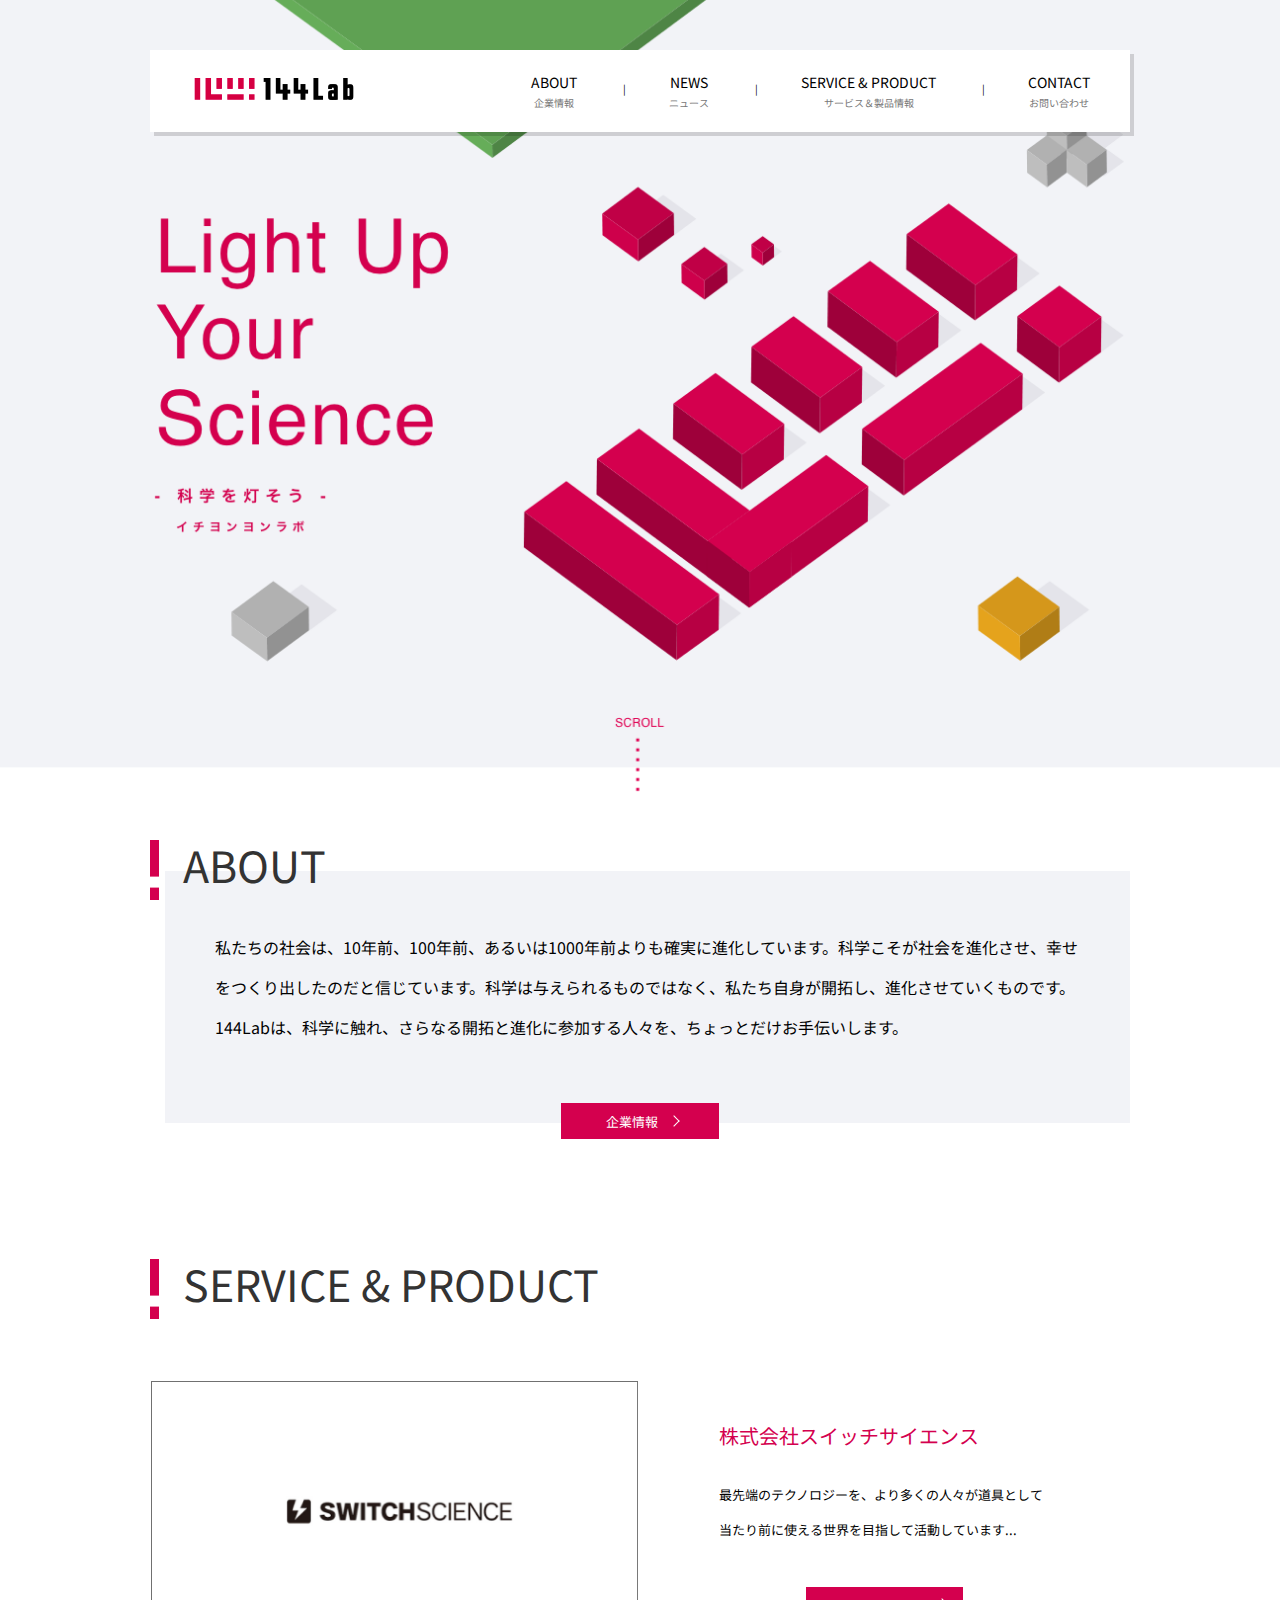
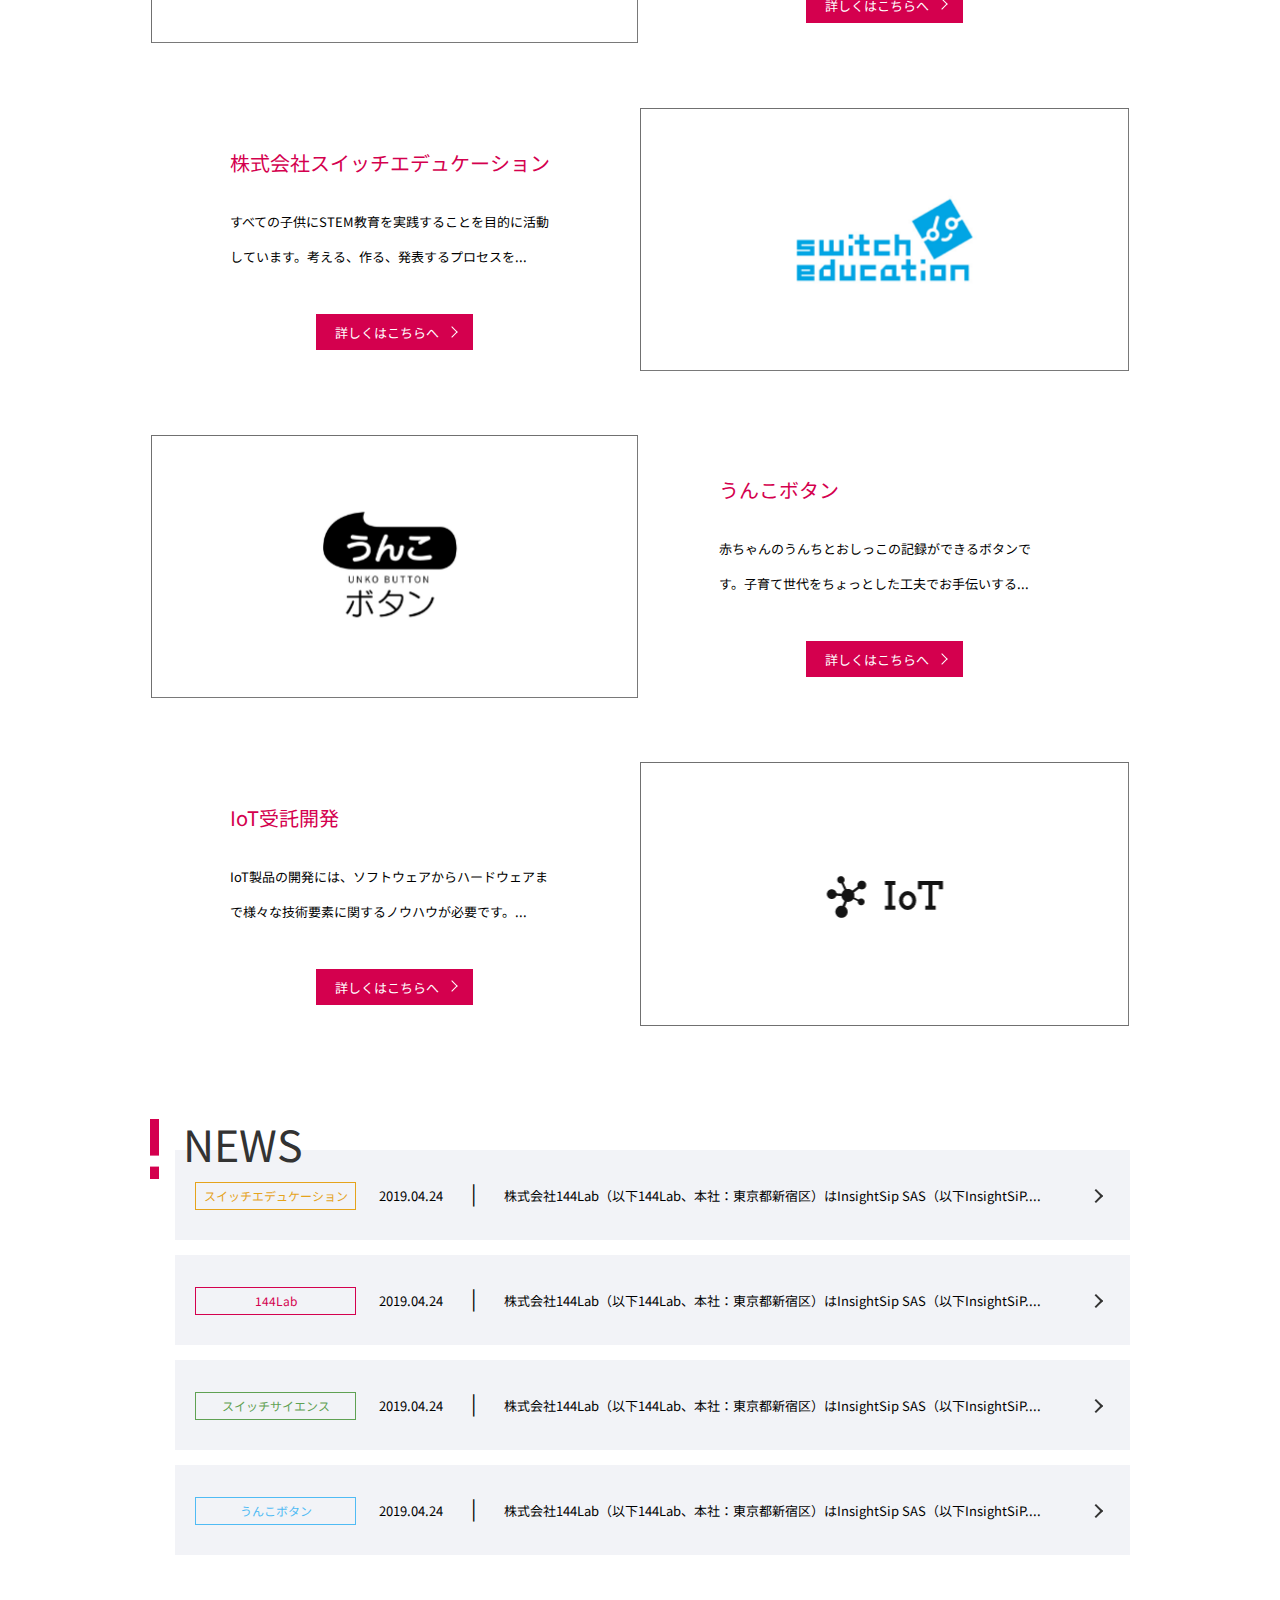
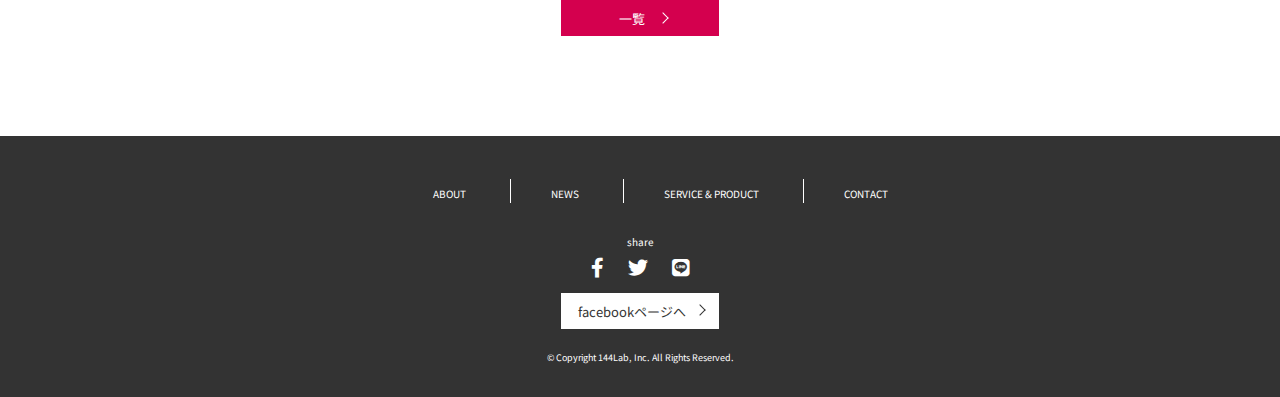
<file: index.html>
<!DOCTYPE html>
<html>
  <head>
    <meta charset="utf-8">
    <meta name="viewport" content="width=device-width, initial-scale=1.0, maximum-scale=1.0, minimum-scale=1.0">
    <title>144Lab</title>
    <link rel="stylesheet" href="normalize.css">
    <link rel="stylesheet" href="stylesheet.css">
    <link rel="stylesheet" href="responsive.css">
    <link href="https://use.fontawesome.com/releases/v5.6.1/css/all.css" rel="stylesheet">
    <link href="https://fonts.googleapis.com/css?family=Noto+Sans+JP&display=swap" rel="stylesheet">
    <script src="https://ajax.googleapis.com/ajax/libs/jquery/2.1.4/jquery.min.js"></script>
  </head>
  <body>
    <div class="top-wrapper">
      <div class="container">
        <div class="header">
          <h1 class="header__title"><a href="index.html"><img src="image/logo.png"></a></h1>
          <nav class="nav">
            <ul class="nav__list">
              <li class="nav__item">
                <a class="nav__item-btn" href="about.html">
                  <span class="nav__item-en">ABOUT</span><br>
                  <span class="nav__item-jp">企業情報</span>
                </a>
              </li>
              <li class="nav__item">
                <a class="nav__item-btn" href="news.html">
                  <span class="nav__item-en">NEWS</span><br>
                  <span class="nav__item-jp">ニュース</span>
                </a>
              </li>
              <li class="nav__item">
                <a class="nav__item-btn" href="service.html">
                  <span class="nav__item-en">SERVICE & PRODUCT</span><br>
                  <span class="nav__item-jp">サービス＆製品情報</span>
                </a>
              </li>
              <li class="nav__item">
                <a class="nav__item-btn" href="contact.html">
                  <span class="nav__item-en">CONTACT</span><br>
                  <span class="nav__item-jp">お問い合わせ</span>
                </a>
              </li>
            </ul>
          </nav>
        </div>
      </div>
    </div>
    <div class="middle-wrapper">
      <div class="container">
        <div class="about">
          <div class="head--overlap">
            <img class="img-exclamation" src="image/exclamation_mark.png">
            <a class="head__title">ABOUT</a>
          </div>
          <div class="about__description">
            <p>私たちの社会は、10年前、100年前、あるいは1000年前よりも確実に進化しています。科学こそが社会を進化させ、幸せをつくり出したのだと信じています。科学は与えられるものではなく、私たち自身が開拓し、進化させていくものです。144Labは、科学に触れ、さらなる開拓と進化に参加する人々を、ちょっとだけお手伝いします。</p>
          </div>
          <div class="about__foot">
            <a href="about.html" class="btn-arrow btn--pink move-to-about"><span class="btn-character--white">企業情報</span></a>
          </div>
        </div>
        <div class="service">
        <div class="service-head">
            <img class="img-exclamation" src="image/exclamation_mark.png">
            <a class="head__title">SERVICE & PRODUCT</a>
          </div>
          <table class="service__table">
            <tr class="service__table-row">
              <td><img class="service__img" src="image/service1.png"></td>
              <td class="service__table-content">
                <p class="service__content-title">株式会社スイッチサイエンス</p>
                <p class="service__content-description">最先端のテクノロジーを、より多くの人々が道具として当たり前に使える世界を目指して活動しています...</p>
                <div class="service__content-foot">
                  <a href="service.html" class="btn-arrow btn--pink move-to-service"><span class="btn-character--white">詳しくはこちらへ</span></a>
                </div>
              </td>
            </tr>
            <tr class="service__table-row">
              <td class="service__table-content">
                <p class="service__content-title">株式会社スイッチエデュケーション</p>
                <p class="service__content-description">すべての子供にSTEM教育を実践することを目的に活動しています。考える、作る、発表するプロセスを...</p>
                <div class="service__content-foot">
                    <a href="service.html" class="btn-arrow btn--pink move-to-service"><span class="btn-character--white">詳しくはこちらへ</span></a>
                </div>
                </td>
              <td><img class="service__img" src="image/service2.png"></td>
            </tr>
            <tr class="service__table-row">
              <td><img class="service__img" src="image/service3.png"></td>
              <td class="service__table-content">
                <p class="service__content-title">うんこボタン</p>
                <p class="service__content-description">赤ちゃんのうんちとおしっこの記録ができるボタンです。子育て世代をちょっとした工夫でお手伝いする...</p>
                <div class="service__content-foot">
                  <a href="service.html" class="btn-arrow btn--pink move-to-service"><span class="btn-character--white">詳しくはこちらへ</span></a>
                </div>
              </td>
            </tr>
            <tr class="service__table-row">
              <td class="service__table-content">
                <p class="service__content-title">IoT受託開発</p>
                <p class="service__content-description">IoT製品の開発には、ソフトウェアからハードウェアまで様々な技術要素に関するノウハウが必要です。...</p>
                <div class="service__content-foot">
                    <a href="service.html" class="btn-arrow btn--pink move-to-service"><span class="btn-character--white">詳しくはこちらへ</span></a>
                </div>
                </td>
                <td><img class="service__img" src="image/service4.png"></td>
              </tr>
            </table>

        </div>
        <div class="news">
          <div class="head--overlap">
            <img class="img-exclamation" src="image/exclamation_mark.png">
            <a class="head__title">NEWS</a>
          </div>
          <div class="news__items">
            <div class="news__item box-arrow">
              <div class="news__description news__table">
                <a class="news__box news__box--orange">スイッチエデュケーション</a>
                <a class="news__description-date">2019.04.24</a>
                <a class="news__description-border">|</a>
                <a class="news__description-sentence">株式会社144Lab（以下144Lab、本社：東京都新宿区）はInsightSip SAS（以下InsightSiP....</a>
              </div>
            </div>
            <div class="news__item box-arrow">
              <div class="news__description news__table">
                <a class="news__box news__box--pink">144Lab</a>
                <a class="news__description-date">2019.04.24</a>
                <a class="news__description-border">|</a>
                <a class="news__description-sentence">株式会社144Lab（以下144Lab、本社：東京都新宿区）はInsightSip SAS（以下InsightSiP....</a>
              </div>
            </div>
            <div class="news__item box-arrow">
              <div class="news__description news__table">
                <a class="news__box news__box--green">スイッチサイエンス</a>
                <a class="news__description-date">2019.04.24</a>
                <a class="news__description-border">|</a>
                <a class="news__description-sentence">株式会社144Lab（以下144Lab、本社：東京都新宿区）はInsightSip SAS（以下InsightSiP....</a>
              </div>
            </div>
            <div class="news__item box-arrow">
              <div class="news__description news__table">
                <a class="news__box news__box--blue">うんこボタン</a>
                <a class="news__description-date">2019.04.24</a>
                <a class="news__description-border">|</a>
                <a class="news__description-sentence">株式会社144Lab（以下144Lab、本社：東京都新宿区）はInsightSip SAS（以下InsightSiP....</a>
              </div>
            </div>
          </div>
          <div class="news__foot">
            <a href="news.html" class="btn-arrow btn--pink move-to-news"><span class="btn-character--white">一覧</span></a>
          </div>
        </div>
      </div>          
    </div>
    <footer>
      <div class="container">
        <div class="footer-nav">
          <ul class="footer-nav-list">
            <li class="footer-nav-list__item"><a class="footer-color footer-nav-list__item-content" href="about.html">ABOUT</a></li>
            <li class="footer-nav-list__item"><a class="footer-color footer-nav-list__item-content" href="news.html">NEWS</a></li>
            <li class="footer-nav-list__item"><a class="footer-color footer-nav-list__item-content" href="service.html">SERVICE & PRODUCT</a></li>
            <li class="footer-nav-list__item"><a class="footer-color footer-nav-list__item-content" href="contact.html">CONTACT</a></li>
          </ul>
        </div>
        <div class="footer-share">
          <p class="footer-share-title">share</p>
          <a href="#" class="fab fa-facebook-f share-facebook footer-color"></a>
          <a href="#" class="fab fa-twitter share-twitter footer-color"></a>
          <a href="#" class="fab fa-line share-line footer-color"></a>
        </div>
        <div class="footer-link">
        </div>
        <a href="#" class="btn-arrow btn--white move-to-facebook"><span class="btn-character--black">facebookページへ</span></a>
        <p class="copyright">© Copyright 144Lab, Inc. All Rights Reserved.</p>
      </div>              
    </footer>
    <script src="script.js"></script>
  </body>
</html>
</file>
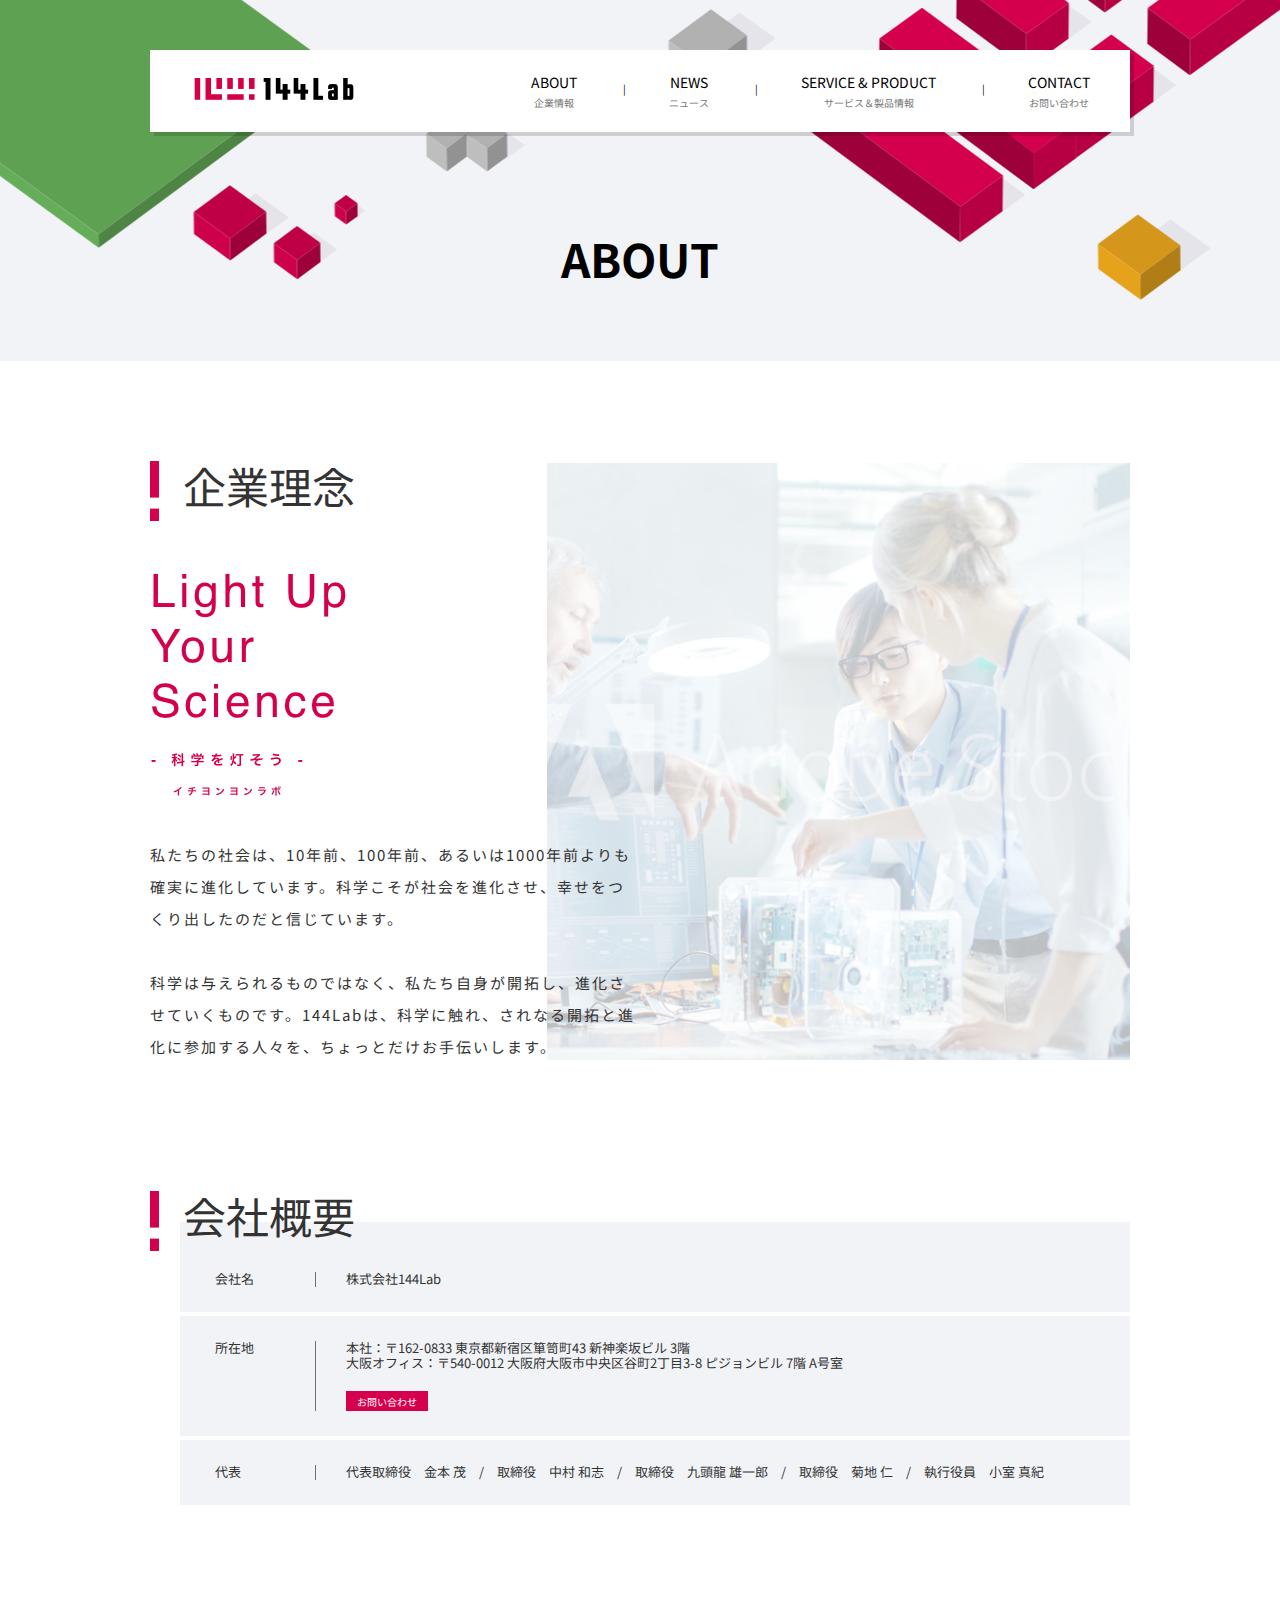
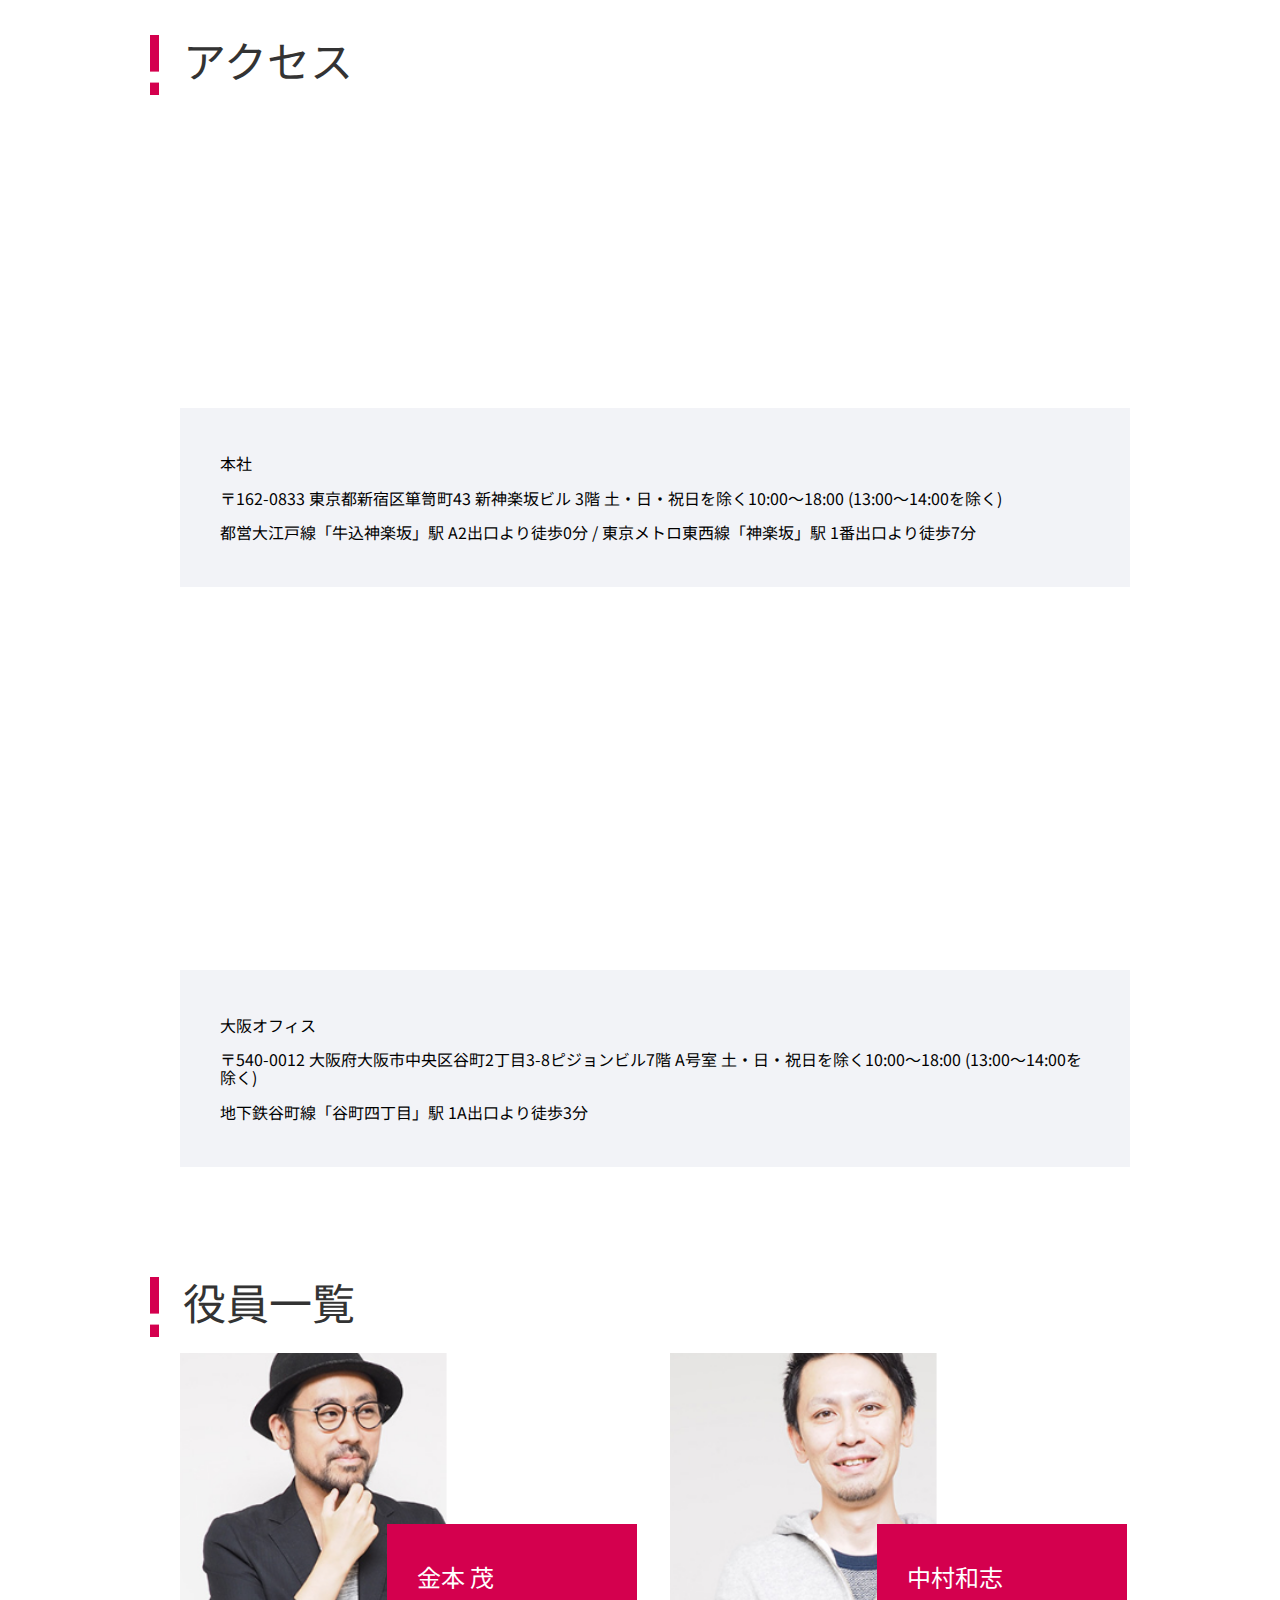
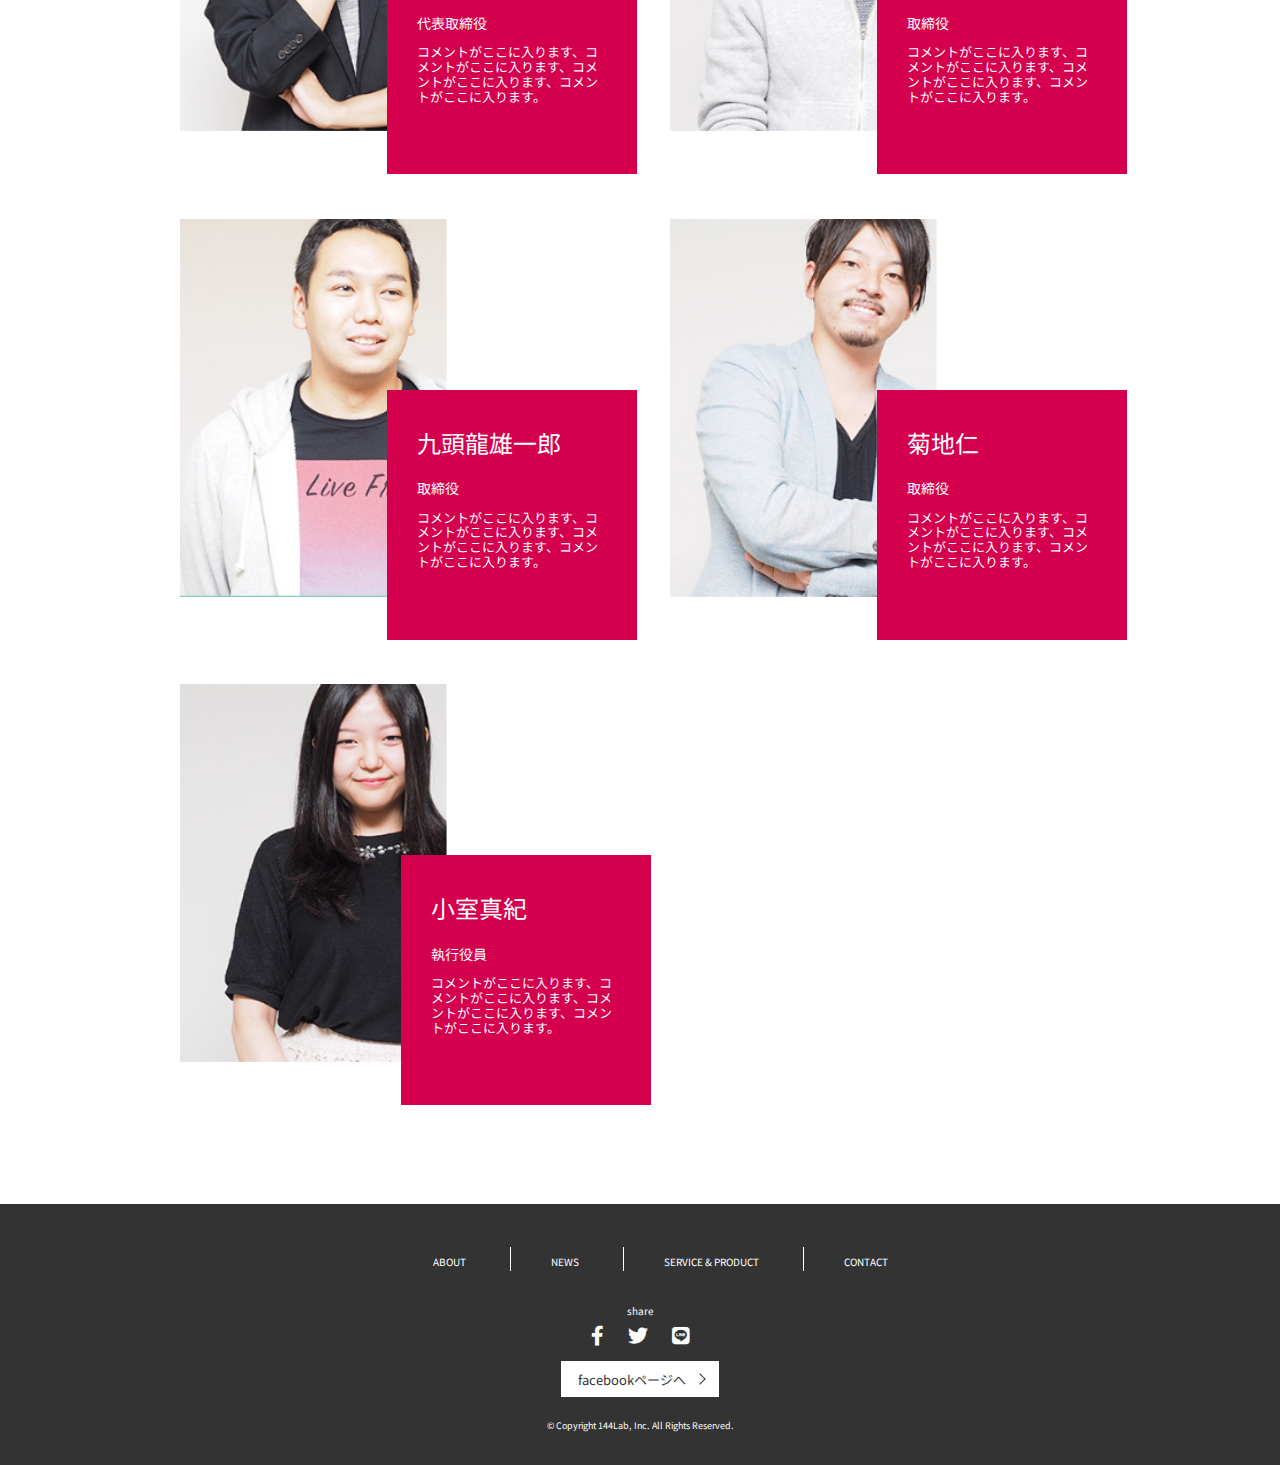
<file: about.html>
<!DOCTYPE html>
<html>

<head>
  <meta charset="utf-8">
  <meta name="viewport" content="width=device-width, initial-scale=1.0, maximum-scale=1.0, minimum-scale=1.0">
  <title>144Lab | News</title>
  <link rel="stylesheet" href="normalize.css">
  <link rel="stylesheet" href="stylesheet.css">
  <link rel="stylesheet" href="responsive.css">
  <link href="https://use.fontawesome.com/releases/v5.6.1/css/all.css" rel="stylesheet">
  <link href="https://fonts.googleapis.com/css?family=Noto+Sans+JP&display=swap" rel="stylesheet">
  <script src="https://ajax.googleapis.com/ajax/libs/jquery/2.1.4/jquery.min.js"></script>
</head>

<body>
  <div class="head-wrapper">
    <div class="container">
      <div class="header">
        <h1 class="header__title"><a href="index.html"><img src="image/logo.png"></a></h1>
        <nav class="nav">
          <ul class="nav__list">
            <li class="nav__item">
              <a class="nav__item-btn" href="about.html">
                <span class="nav__item-en">ABOUT</span><br>
                <span class="nav__item-jp">企業情報</span>
              </a>
            </li>
            <li class="nav__item">
              <a class="nav__item-btn" href="news.html">
                <span class="nav__item-en">NEWS</span><br>
                <span class="nav__item-jp">ニュース</span>
              </a>
            </li>
            <li class="nav__item">
              <a class="nav__item-btn" href="service.html">
                <span class="nav__item-en">SERVICE & PRODUCT</span><br>
                <span class="nav__item-jp">サービス＆製品情報</span>
              </a>
            </li>
            <li class="nav__item">
              <a class="nav__item-btn" href="contact.html">
                <span class="nav__item-en">CONTACT</span><br>
                <span class="nav__item-jp">お問い合わせ</span>
              </a>
            </li>
          </ul>
        </nav>
      </div>
      <h1 class="page__title">ABOUT</h1>
    </div>
  </div>
  <div class="middle-wrapper">
    <div class="container">
      <div class="corporate-vision">
        <div class="bg-mask">
        <div class="corporate-vision__head">
          <img class="img-exclamation" src="image/exclamation_mark.png">
          <a class="head__title">企業理念</a>
          <div class="corporate-vision__content">
            <img class="corporate-vision__img" src="image/corporate-vision_message.png">
            <div class="corporate-vision__description">
              <a>私たちの社会は、10年前、100年前、あるいは1000年前よりも確実に進化しています。科学こそが社会を進化させ、幸せをつくり出したのだと信じています。</a>
              <br><br>
              <a>科学は与えられるものではなく、私たち自身が開拓し、進化させていくものです。144Labは、科学に触れ、されなる開拓と進化に参加する人々を、ちょっとだけお手伝いします。</a>
            </div>
          </div>
        </div>
        </div>
      </div>
      <div class="company-info">
        <div class="head--overlap">
          <img class="img-exclamation" src="image/exclamation_mark.png">
          <a class="head__title">会社概要</a>
        </div>
        <div class="company-info__table">
          <div class="company-info__table-row company-info__table-row-first">
            <div class="company-info__table-attribute">会社名</div>
            <div class="company-info__table-data">株式会社144Lab</div>
          </div>
          <div class="company-info__table-row">
            <div class="company-info__table-attribute">所在地</div>
            <div class="company-info__table-data">
              <a>本社：〒162-0833 東京都新宿区箪笥町43 新神楽坂ビル 3階</a><br>
              <a>大阪オフィス：〒540-0012 大阪府大阪市中央区谷町2丁目3-8 ピジョンビル 7階 A号室</a><br>
              <a href="contact.html" class="btn-normal company-info__btn"><span>お問い合わせ</span></a>
            </div>
          </div>
          <div class="company-info__table-row">
            <div class="company-info__table-attribute">代表</div>
            <div class="company-info__table-data">代表取締役　金本 茂　/　取締役　中村 和志　/　取締役　九頭龍 雄一郎　/　取締役　菊地 仁　/　執行役員　小室 真紀</div>
          </div>
        </div>
      </div>
      <div class="office-access">
        <div class="head--overlap">
          <img class="img-exclamation" src="image/exclamation_mark.png">
          <a class="head__title">アクセス</a>
        </div>
        <div class="access__container">
            <iframe class="access__map" src="https://www.google.com/maps/embed?pb=!1m18!1m12!1m3!1d20809.861189666943!2d139.72826962538073!3d35.702155496745355!2m3!1f0!2f0!3f0!3m2!1i1024!2i768!4f13.1!3m3!1m2!1s0x60188c59ebd9ca33%3A0x7548dfc0a68c6171!2z5pel5pys44CB44CSMTYyLTA4MzMg5p2x5Lqs6YO95paw5a6_5Yy6566q56yl55S677yU77yTIOaWsOelnualveWdguODk-ODqw!5e0!3m2!1sja!2ssg!4v1564459560087!5m2!1sja!2ssg" width="100%" height="300" frameborder="0" style="border:0" allowfullscreen></iframe>
          <div class="access__description">
            <p>本社</p>
            <p>〒162-0833 東京都新宿区箪笥町43 新神楽坂ビル 3階 土・日・祝日を除く10:00～18:00 (13:00～14:00を除く)</p>
            <p>都営大江戸線「牛込神楽坂」駅 A2出口より徒歩0分 / 東京メトロ東西線「神楽坂」駅 1番出口より徒歩7分</p>
          </div>
          <iframe class="access__map" src="https://www.google.com/maps/embed?pb=!1m18!1m12!1m3!1d12025.198384776731!2d135.51082312268747!3d34.68373021424091!2m3!1f0!2f0!3f0!3m2!1i1024!2i768!4f13.1!3m3!1m2!1s0x6000e72f0779cf8f%3A0x767352bbd99e1282!2z5pel5pys44CB44CSNTQwLTAwMTIg5aSn6Ziq5bqc5aSn6Ziq5biC5Lit5aSu5Yy66LC355S677yS5LiB55uu77yT4oiS77yYIOODk-OCuOODp-ODs-ODk-ODqw!5e0!3m2!1sja!2ssg!4v1564459718048!5m2!1sja!2ssg" width="100%" height="300" frameborder="0" style="border:0" allowfullscreen></iframe>          <div class="access__description">
            <p>大阪オフィス</p>
            <p>〒540-0012 大阪府大阪市中央区谷町2丁目3-8ピジョンビル7階 A号室 土・日・祝日を除く10:00～18:00 (13:00～14:00を除く)</p>
            <p>地下鉄谷町線「谷町四丁目」駅 1A出口より徒歩3分</p>
          </div>
        </div>
      </div>
      <div class="executives">
        <div class="executives__head">
          <img class="img-exclamation" src="image/exclamation_mark.png">
          <a class="head__title">役員一覧</a>
        </div>
        <div class="executive__table">
          <div class="executive__table-row">
            <div class="executive__table-data">
              <div class="executive__table-picture">
                <img src="image/executive1.png">
              </div>
              <div class="executive__table-description">
                <p class="executive__table-name">金本 茂</p>
                <p class="executive__table-jobtitle">代表取締役</p>
                <p class="executive__table-commnet">コメントがここに入ります、コメントがここに入ります、コメントがここに入ります、コメントがここに入ります。</p>
              </div>
            </div>
            <div class="executive__table-data">
              <div class="executive__table-picture">
                <img src="image/executive2.png">
              </div>
              <div class="executive__table-description">
                <p class="executive__table-name">中村和志</p>
                <p class="executive__table-jobtitle">取締役</p>
                <p class="executive__table-commnet">コメントがここに入ります、コメントがここに入ります、コメントがここに入ります、コメントがここに入ります。</p>
              </div>
            </div>
          </div>
          <div class="executive__table-row">
            <div class="executive__table-data">
              <div class="executive__table-picture">
                <img src="image/executive3.png">
              </div>
              <div class="executive__table-description">
                <p class="executive__table-name">九頭龍雄一郎</p>
                <p class="executive__table-jobtitle">取締役</p>
                <p class="executive__table-commnet">コメントがここに入ります、コメントがここに入ります、コメントがここに入ります、コメントがここに入ります。</p>
              </div>
            </div>
            <div class="executive__table-data">
              <div class="executive__table-picture">
                <img src="image/executive4.png">
              </div>
              <div class="executive__table-description">
                <p class="executive__table-name">菊地仁</p>
                <p class="executive__table-jobtitle">取締役</p>
                <p class="executive__table-commnet">コメントがここに入ります、コメントがここに入ります、コメントがここに入ります、コメントがここに入ります。</p>
              </div>
            </div>
          </div>
          <div class="executive__table-row">
            <div class="executive__table-data">
              <div class="executive__table-picture">
                <img src="image/executive5.png">
              </div>
              <div class="executive__table-description">
                <p class="executive__table-name">小室真紀</p>
                <p class="executive__table-jobtitle">執行役員</p>
                <p class="executive__table-commnet">コメントがここに入ります、コメントがここに入ります、コメントがここに入ります、コメントがここに入ります。</p>
              </div>
            </div>
          </div>
        </div>
      </div>
    </div>
    <!--container-->
  </div>
  <!--middle-wrapper-->
  <footer>
    <div class="container">
      <div class="footer-nav">
        <ul class="footer-nav-list">
          <li class="footer-nav-list__item"><a class="footer-color footer-nav-list__item-content"
              href="about.html">ABOUT</a>
          </li>
          <li class="footer-nav-list__item"><a class="footer-color footer-nav-list__item-content"
              href="news.html">NEWS</a></li>
          <li class="footer-nav-list__item"><a class="footer-color footer-nav-list__item-content" href="service.html">SERVICE &
              PRODUCT</a></li>
          <li class="footer-nav-list__item"><a class="footer-color footer-nav-list__item-content" href="contact.html">CONTACT</a>
          </li>
        </ul>
      </div>
      <div class="footer-share">
        <p class="footer-share-title">share</p>
        <a href="#" class="fab fa-facebook-f share-facebook footer-color"></a>
        <a href="#" class="fab fa-twitter share-twitter footer-color"></a>
        <a href="#" class="fab fa-line share-line footer-color"></a>
      </div>
      <div class="footer-link">
      </div>
      <a href="#" class="btn-arrow btn--white move-to-facebook"><span class="btn-character--black">facebookページへ</span></a>
      <p class="copyright">© Copyright 144Lab, Inc. All Rights Reserved.</p>
    </div>
  </footer>
  <script src="script.js"></script>
</body>
</html>
</file>
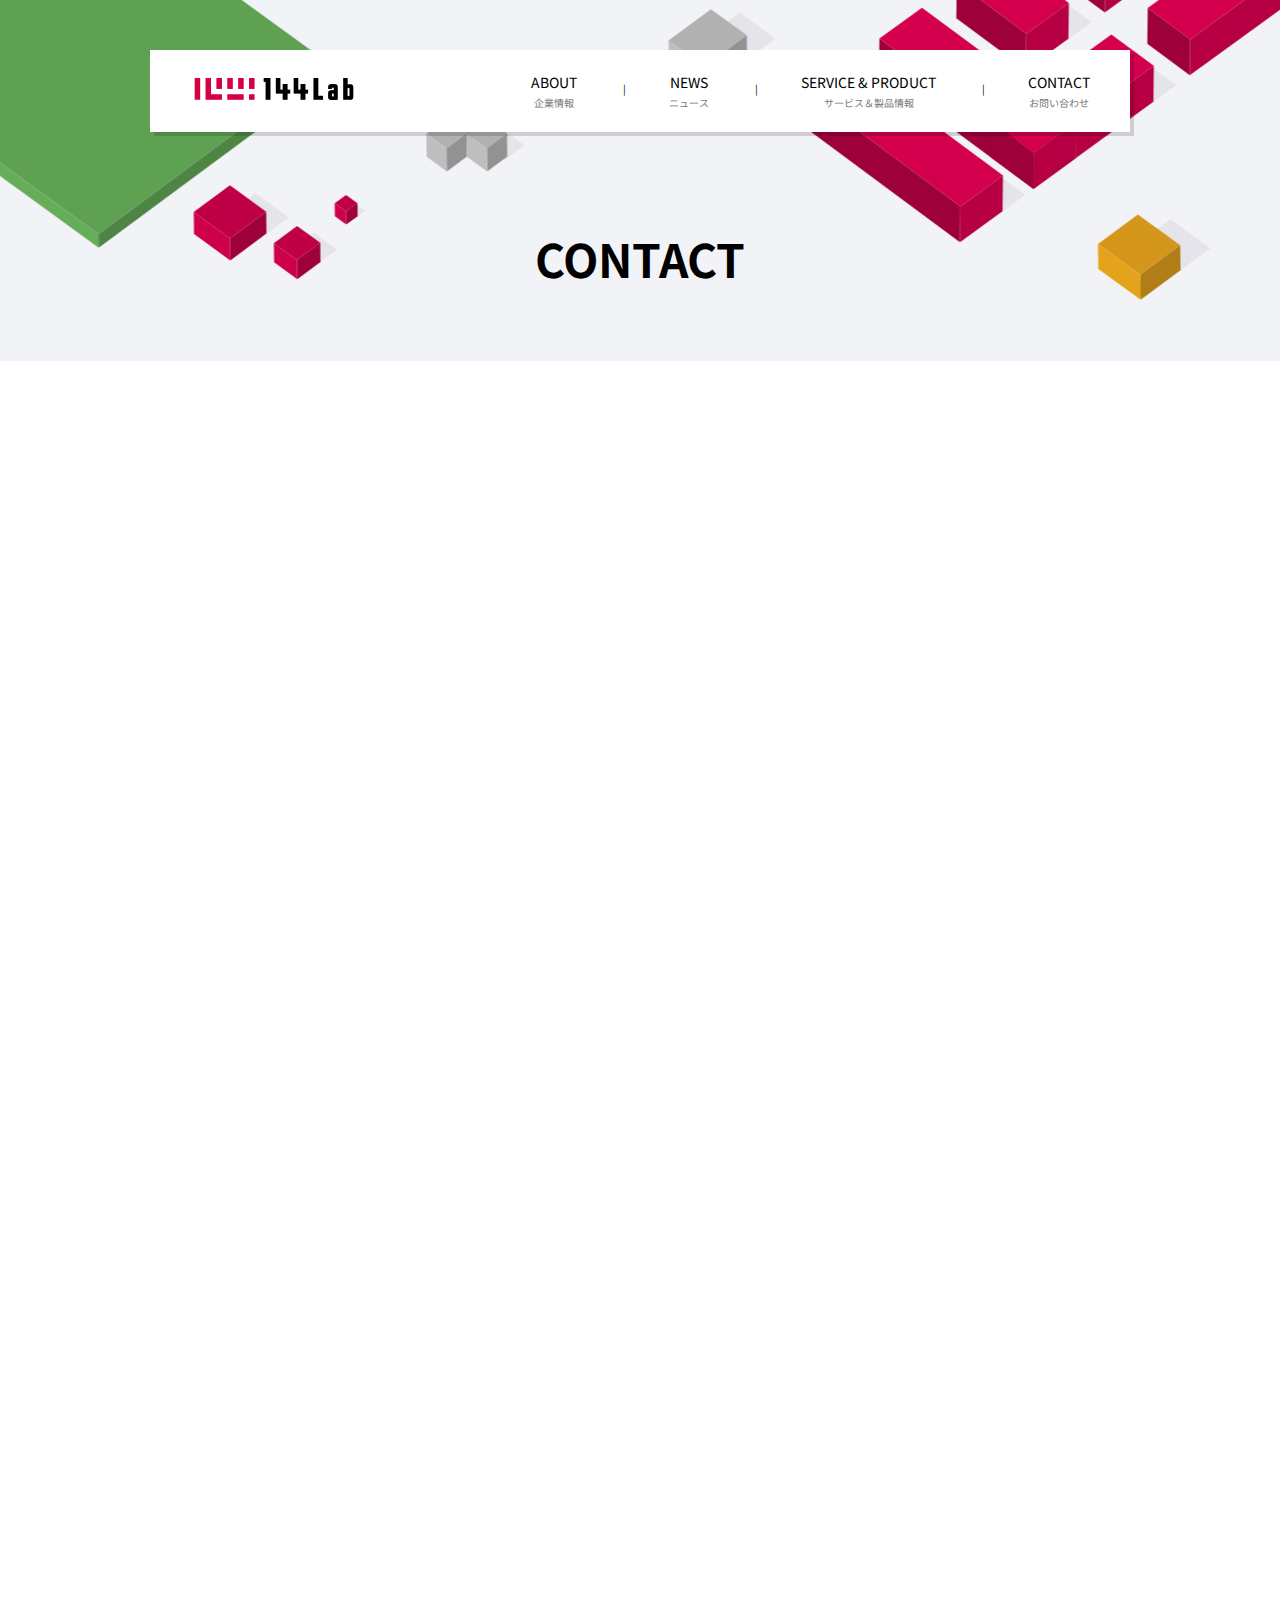
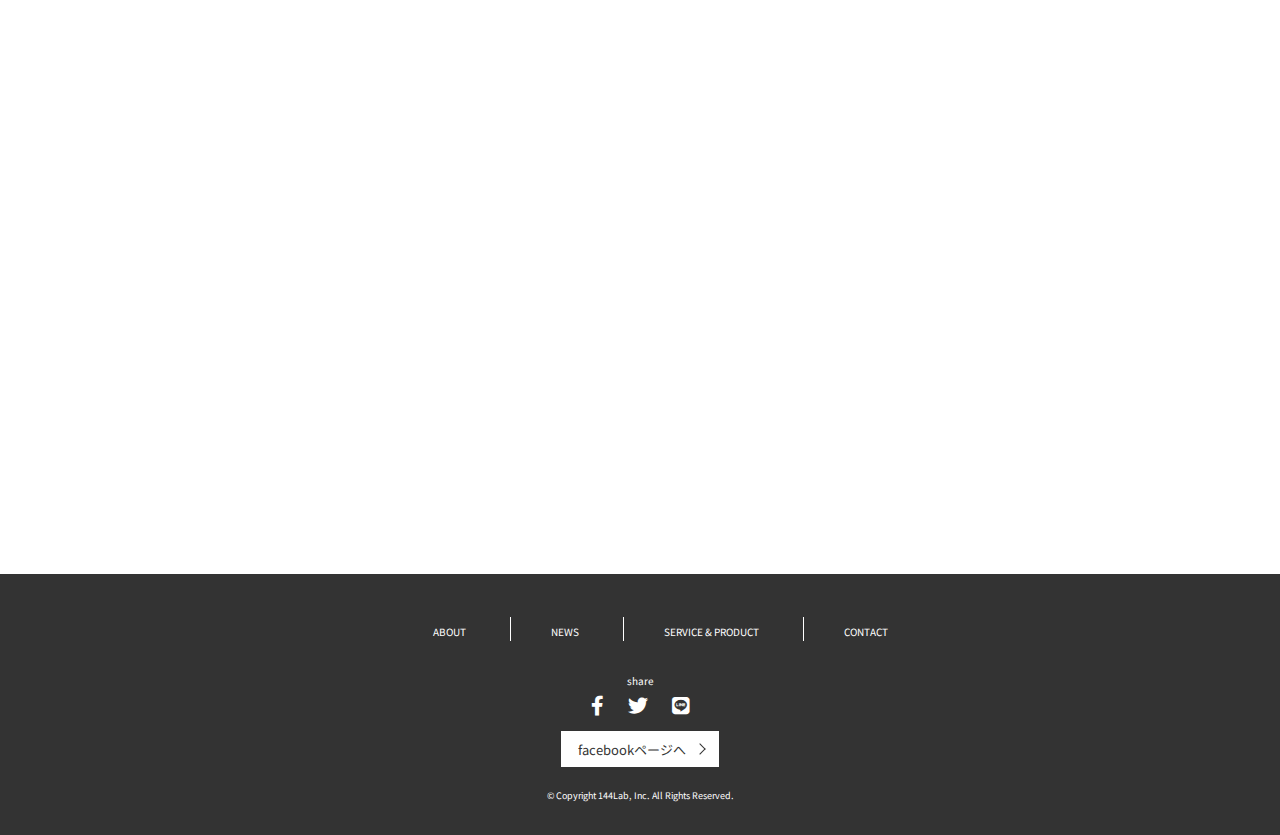
<file: contact.html>
<!DOCTYPE html>
<html>

<head>
  <meta charset="utf-8">
  <meta name="viewport" content="width=device-width, initial-scale=1.0, maximum-scale=1.0, minimum-scale=1.0">
  <title>144Lab | News</title>
  <link rel="stylesheet" href="normalize.css">
  <link rel="stylesheet" href="stylesheet.css">
  <link rel="stylesheet" href="responsive.css">
  <link href="https://use.fontawesome.com/releases/v5.6.1/css/all.css" rel="stylesheet">
  <link href="https://fonts.googleapis.com/css?family=Noto+Sans+JP&display=swap" rel="stylesheet">
  <script src="https://ajax.googleapis.com/ajax/libs/jquery/2.1.4/jquery.min.js"></script>
</head>

<body>
  <div class="head-wrapper">
    <div class="container">
      <div class="header">
        <h1 class="header__title"><a href="index.html"><img src="image/logo.png"></a></h1>
        <nav class="nav">
          <ul class="nav__list">
            <li class="nav__item">
              <a class="nav__item-btn" href="about.html">
                <span class="nav__item-en">ABOUT</span><br>
                <span class="nav__item-jp">企業情報</span>
              </a>
            </li>
            <li class="nav__item">
              <a class="nav__item-btn" href="news.html">
                <span class="nav__item-en">NEWS</span><br>
                <span class="nav__item-jp">ニュース</span>
              </a>
            </li>
            <li class="nav__item">
              <a class="nav__item-btn" href="service.html">
                <span class="nav__item-en">SERVICE & PRODUCT</span><br>
                <span class="nav__item-jp">サービス＆製品情報</span>
              </a>
            </li>
            <li class="nav__item">
              <a class="nav__item-btn" href="contact.html">
                <span class="nav__item-en">CONTACT</span><br>
                <span class="nav__item-jp">お問い合わせ</span>
              </a>
            </li>
          </ul>
        </nav>
      </div>
      <h1 class="page__title">CONTACT</h1>
    </div>
  </div>
  <div class="middle-wrapper">
    <div class="container">
      <div class="google-form">
        <iframe
          src="https://docs.google.com/forms/d/e/1FAIpQLSddfKeAwng7ymVf7UegIlq0loMwy8XzdwO4GCifhtzv7wG70Q/viewform?embedded=true"
          width="700" height="1711" frameborder="0" marginheight="0" marginwidth="0">読み込んでいます...</iframe> </div>
    </div>
  </div>
  <footer>
    <div class="container">
      <div class="footer-nav">
        <ul class="footer-nav-list">
          <li class="footer-nav-list__item"><a class="footer-color footer-nav-list__item-content"
              href="about.html">ABOUT</a>
          </li>
          <li class="footer-nav-list__item"><a class="footer-color footer-nav-list__item-content"
              href="news.html">NEWS</a></li>
          <li class="footer-nav-list__item"><a class="footer-color footer-nav-list__item-content"
              href="service.html">SERVICE &
              PRODUCT</a></li>
          <li class="footer-nav-list__item"><a class="footer-color footer-nav-list__item-content"
              href="contact.html">CONTACT</a>
          </li>
        </ul>
      </div>
      <div class="footer-share">
        <p class="footer-share-title">share</p>
        <a href="#" class="fab fa-facebook-f share-facebook footer-color"></a>
        <a href="#" class="fab fa-twitter share-twitter footer-color"></a>
        <a href="#" class="fab fa-line share-line footer-color"></a>
      </div>
      <div class="footer-link">
      </div>
      <a href="" class="btn-arrow btn--white move-to-facebook"><span
          class="btn-character--black">facebookページへ</span></a>
      <p class="copyright">© Copyright 144Lab, Inc. All Rights Reserved.</p>
    </div>
  </footer>
  <script src="script.js"></script>
</body>

</html>
</file>
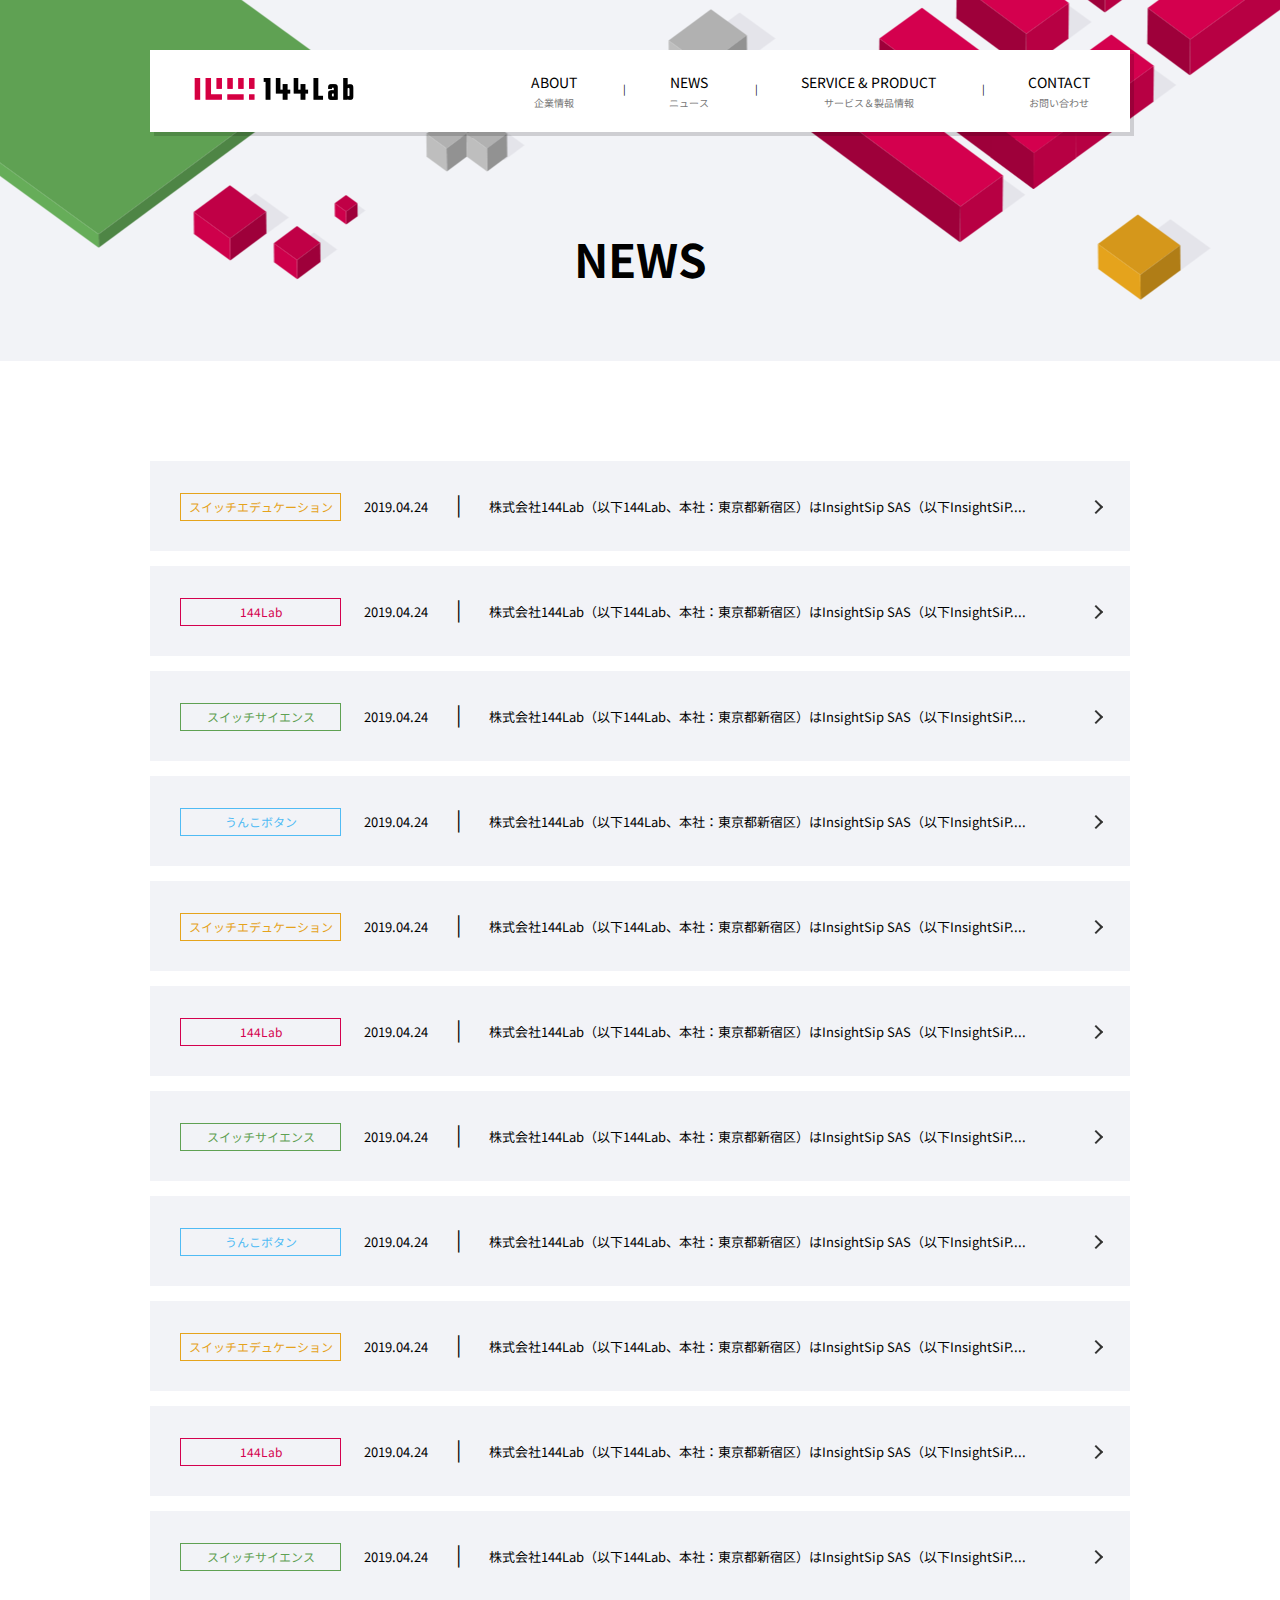
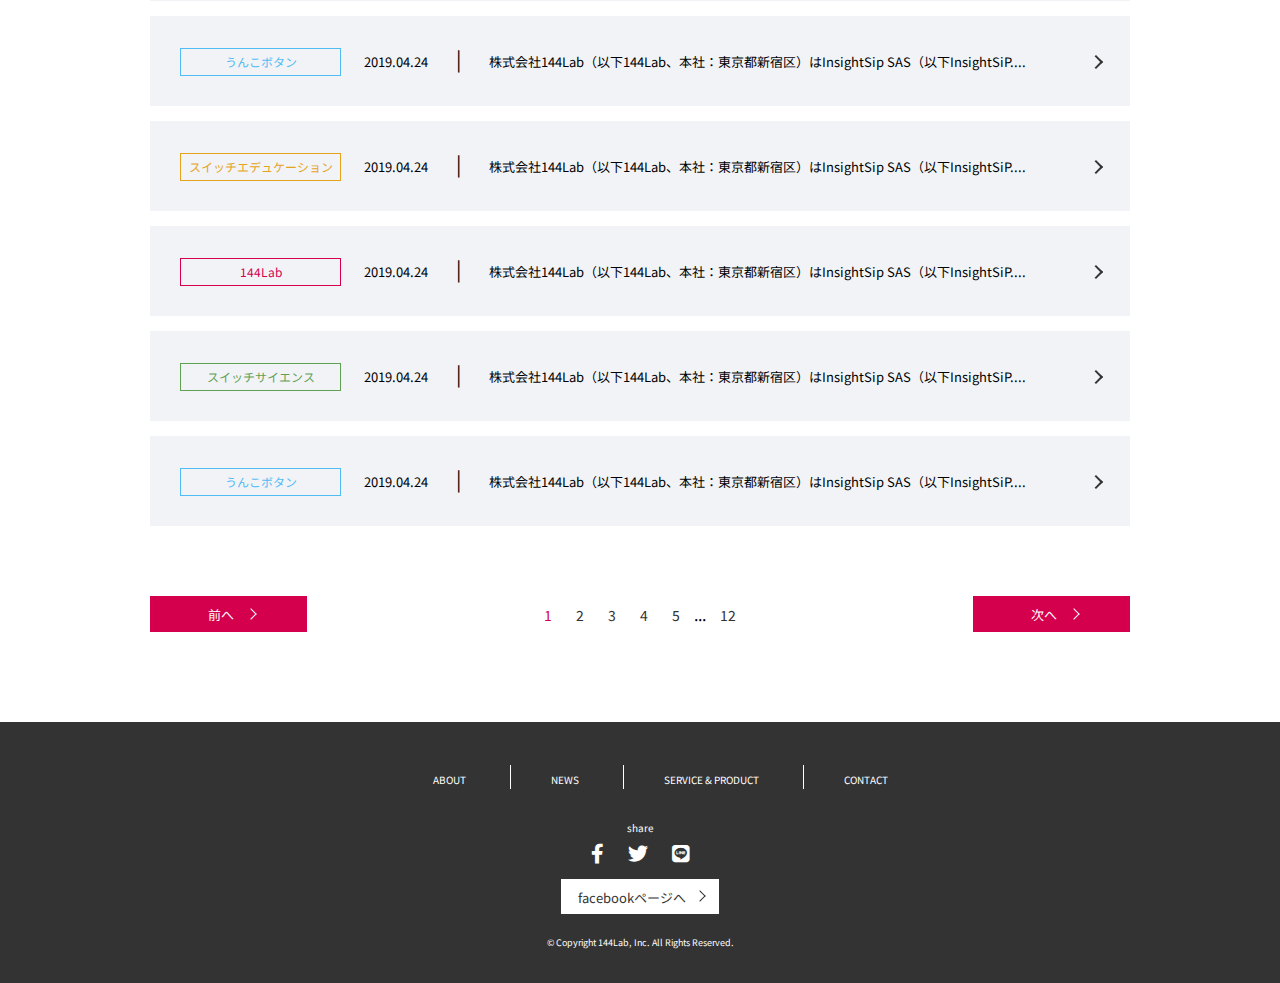
<file: news.html>
<!DOCTYPE html>
<html>

<head>
  <meta charset="utf-8">
  <meta name="viewport" content="width=device-width, initial-scale=1.0, maximum-scale=1.0, minimum-scale=1.0">
  <title>144Lab | News</title>
  <link rel="stylesheet" href="normalize.css">
  <link rel="stylesheet" href="stylesheet.css">
  <link rel="stylesheet" href="responsive.css">
  <link href="https://use.fontawesome.com/releases/v5.6.1/css/all.css" rel="stylesheet">
  <link href="https://fonts.googleapis.com/css?family=Noto+Sans+JP&display=swap" rel="stylesheet">
  <script src="https://ajax.googleapis.com/ajax/libs/jquery/2.1.4/jquery.min.js"></script>
</head>

<body>
  <div class="head-wrapper">
    <div class="container">
      <div class="header">
        <h1 class="header__title"><a href="index.html"><img src="image/logo.png"></a></h1>
        <nav class="nav">
          <ul class="nav__list">
            <li class="nav__item">
              <a class="nav__item-btn" href="about.html">
                <span class="nav__item-en">ABOUT</span><br>
                <span class="nav__item-jp">企業情報</span>
              </a>
            </li>
            <li class="nav__item">
              <a class="nav__item-btn" href="news.html">
                <span class="nav__item-en">NEWS</span><br>
                <span class="nav__item-jp">ニュース</span>
              </a>
            </li>
            <li class="nav__item">
              <a class="nav__item-btn" href="service.html">
                <span class="nav__item-en">SERVICE & PRODUCT</span><br>
                <span class="nav__item-jp">サービス＆製品情報</span>
              </a>
            </li>
            <li class="nav__item">
              <a class="nav__item-btn" href="contact.html">
                <span class="nav__item-en">CONTACT</span><br>
                <span class="nav__item-jp">お問い合わせ</span>
              </a>
            </li>
          </ul>
        </nav>
      </div>
      <h1 class="page__title">NEWS</h1>
    </div>
  </div>
  <div class="middle-wrapper">
    <div class="container">
      <div class="news">
        <div class="news__items">
          <div class="news__item-wide box-arrow">
            <div class="news__description news__table">
              <a class="news__box news__box--orange">スイッチエデュケーション</a>
              <a class="news__description-date">2019.04.24</a>
              <a class="news__description-border">|</a>
              <a class="news__description-sentence">株式会社144Lab（以下144Lab、本社：東京都新宿区）はInsightSip
                SAS（以下InsightSiP....</a>
            </div>
          </div>
          <div class="news__item-wide box-arrow">
            <div class="news__description news__table">
              <a class="news__box news__box--pink">144Lab</a>
              <a class="news__description-date">2019.04.24</a>
              <a class="news__description-border">|</a>
              <a class="news__description-sentence">株式会社144Lab（以下144Lab、本社：東京都新宿区）はInsightSip
                SAS（以下InsightSiP....</a>
            </div>
          </div>
          <div class="news__item-wide box-arrow">
            <div class="news__description news__table">
              <a class="news__box news__box--green">スイッチサイエンス</a>
              <a class="news__description-date">2019.04.24</a>
              <a class="news__description-border">|</a>
              <a class="news__description-sentence">株式会社144Lab（以下144Lab、本社：東京都新宿区）はInsightSip
                SAS（以下InsightSiP....</a>
            </div>
          </div>
          <div class="news__item-wide box-arrow">
            <div class="news__description news__table">
              <a class="news__box news__box--blue">うんこボタン</a>
              <a class="news__description-date">2019.04.24</a>
              <a class="news__description-border">|</a>
              <a class="news__description-sentence">株式会社144Lab（以下144Lab、本社：東京都新宿区）はInsightSip
                SAS（以下InsightSiP....</a>
            </div>
          </div>
          <div class="news__item-wide box-arrow">
            <div class="news__description news__table">
              <a class="news__box news__box--orange">スイッチエデュケーション</a>
              <a class="news__description-date">2019.04.24</a>
              <a class="news__description-border">|</a>
              <a class="news__description-sentence">株式会社144Lab（以下144Lab、本社：東京都新宿区）はInsightSip
                SAS（以下InsightSiP....</a>
            </div>
          </div>
          <div class="news__item-wide box-arrow">
            <div class="news__description news__table">
              <a class="news__box news__box--pink">144Lab</a>
              <a class="news__description-date">2019.04.24</a>
              <a class="news__description-border">|</a>
              <a class="news__description-sentence">株式会社144Lab（以下144Lab、本社：東京都新宿区）はInsightSip
                SAS（以下InsightSiP....</a>
            </div>
          </div>
          <div class="news__item-wide box-arrow">
            <div class="news__description news__table">
              <a class="news__box news__box--green">スイッチサイエンス</a>
              <a class="news__description-date">2019.04.24</a>
              <a class="news__description-border">|</a>
              <a class="news__description-sentence">株式会社144Lab（以下144Lab、本社：東京都新宿区）はInsightSip
                SAS（以下InsightSiP....</a>
            </div>
          </div>
          <div class="news__item-wide box-arrow">
            <div class="news__description news__table">
              <a class="news__box news__box--blue">うんこボタン</a>
              <a class="news__description-date">2019.04.24</a>
              <a class="news__description-border">|</a>
              <a class="news__description-sentence">株式会社144Lab（以下144Lab、本社：東京都新宿区）はInsightSip
                SAS（以下InsightSiP....</a>
            </div>
          </div>
          <div class="news__item-wide box-arrow">
            <div class="news__description news__table">
              <a class="news__box news__box--orange">スイッチエデュケーション</a>
              <a class="news__description-date">2019.04.24</a>
              <a class="news__description-border">|</a>
              <a class="news__description-sentence">株式会社144Lab（以下144Lab、本社：東京都新宿区）はInsightSip
                SAS（以下InsightSiP....</a>
            </div>
          </div>
          <div class="news__item-wide box-arrow">
            <div class="news__description news__table">
              <a class="news__box news__box--pink">144Lab</a>
              <a class="news__description-date">2019.04.24</a>
              <a class="news__description-border">|</a>
              <a class="news__description-sentence">株式会社144Lab（以下144Lab、本社：東京都新宿区）はInsightSip
                SAS（以下InsightSiP....</a>
            </div>
          </div>
          <div class="news__item-wide box-arrow">
            <div class="news__description news__table">
              <a class="news__box news__box--green">スイッチサイエンス</a>
              <a class="news__description-date">2019.04.24</a>
              <a class="news__description-border">|</a>
              <a class="news__description-sentence">株式会社144Lab（以下144Lab、本社：東京都新宿区）はInsightSip
                SAS（以下InsightSiP....</a>
            </div>
          </div>
          <div class="news__item-wide box-arrow">
            <div class="news__description news__table">
              <a class="news__box news__box--blue">うんこボタン</a>
              <a class="news__description-date">2019.04.24</a>
              <a class="news__description-border">|</a>
              <a class="news__description-sentence">株式会社144Lab（以下144Lab、本社：東京都新宿区）はInsightSip
                SAS（以下InsightSiP....</a>
            </div>
          </div>
          <div class="news__item-wide box-arrow">
            <div class="news__description news__table">
              <a class="news__box news__box--orange">スイッチエデュケーション</a>
              <a class="news__description-date">2019.04.24</a>
              <a class="news__description-border">|</a>
              <a class="news__description-sentence">株式会社144Lab（以下144Lab、本社：東京都新宿区）はInsightSip
                SAS（以下InsightSiP....</a>
            </div>
          </div>
          <div class="news__item-wide box-arrow">
            <div class="news__description news__table">
              <a class="news__box news__box--pink">144Lab</a>
              <a class="news__description-date">2019.04.24</a>
              <a class="news__description-border">|</a>
              <a class="news__description-sentence">株式会社144Lab（以下144Lab、本社：東京都新宿区）はInsightSip
                SAS（以下InsightSiP....</a>
            </div>
          </div>
          <div class="news__item-wide box-arrow">
            <div class="news__description news__table">
              <a class="news__box news__box--green">スイッチサイエンス</a>
              <a class="news__description-date">2019.04.24</a>
              <a class="news__description-border">|</a>
              <a class="news__description-sentence">株式会社144Lab（以下144Lab、本社：東京都新宿区）はInsightSip
                SAS（以下InsightSiP....</a>
            </div>
          </div>
          <div class="news__item-wide box-arrow">
            <div class="news__description news__table">
              <a class="news__box news__box--blue">うんこボタン</a>
              <a class="news__description-date">2019.04.24</a>
              <a class="news__description-border">|</a>
              <a class="news__description-sentence">株式会社144Lab（以下144Lab、本社：東京都新宿区）はInsightSip
                SAS（以下InsightSiP....</a>
            </div>
          </div>
        </div>
        <div class="news-page__foot">
          <div>
            <a href="#" class="btn-arrow btn--pink move-to-before-news"><span class="btn-character--white">前へ</span></a>
          </div>
          <div class="pagenation">
            <a href="#" class="initial-page page">1</a>
            <a class="initial-page">...</a>
            <a href="#" class="first-page page  color-changable selected-page">1</a>
            <a href="#" class="second-page color-changable page">2</a>
            <a href="#" class="third-page color-changable page">3</a>
            <a href="#" class="fourth-page color-changable page">4</a>
            <a href="#" class="fifth-page color-changable page">5</a>
            <a class="last-page">...</a>
            <a href="#" class="last-page page">12</a>
          </div>
          <div>
            <a href="#" class="btn-arrow btn--pink move-to-next-news"><span class="btn-character--white">次へ</span></a>
          </div>
        </div>
      </div>
    </div>
  </div>
  <footer>
    <div class="container">
      <div class="footer-nav">
        <ul class="footer-nav-list">
          <li class="footer-nav-list__item"><a class="footer-color footer-nav-list__item-content"
              href="about.html">ABOUT</a>
          </li>
          <li class="footer-nav-list__item"><a class="footer-color footer-nav-list__item-content"
              href="news.html">NEWS</a></li>
          <li class="footer-nav-list__item"><a class="footer-color footer-nav-list__item-content"
              href="service.html">SERVICE &
              PRODUCT</a></li>
          <li class="footer-nav-list__item"><a class="footer-color footer-nav-list__item-content"
              href="contact.html">CONTACT</a>
          </li>
        </ul>
      </div>
      <div class="footer-share">
        <p class="footer-share-title">share</p>
        <a href="#" class="fab fa-facebook-f share-facebook footer-color"></a>
        <a href="#" class="fab fa-twitter share-twitter footer-color"></a>
        <a href="#" class="fab fa-line share-line footer-color"></a>
      </div>
      <div class="footer-link">
      </div>
      <a href="#" class="btn-arrow btn--white move-to-facebook"><span
          class="btn-character--black">facebookページへ</span></a>
      <p class="copyright">© Copyright 144Lab, Inc. All Rights Reserved.</p>
    </div>
  </footer>
  <script src="script.js"></script>
</body>
</html>
</file>
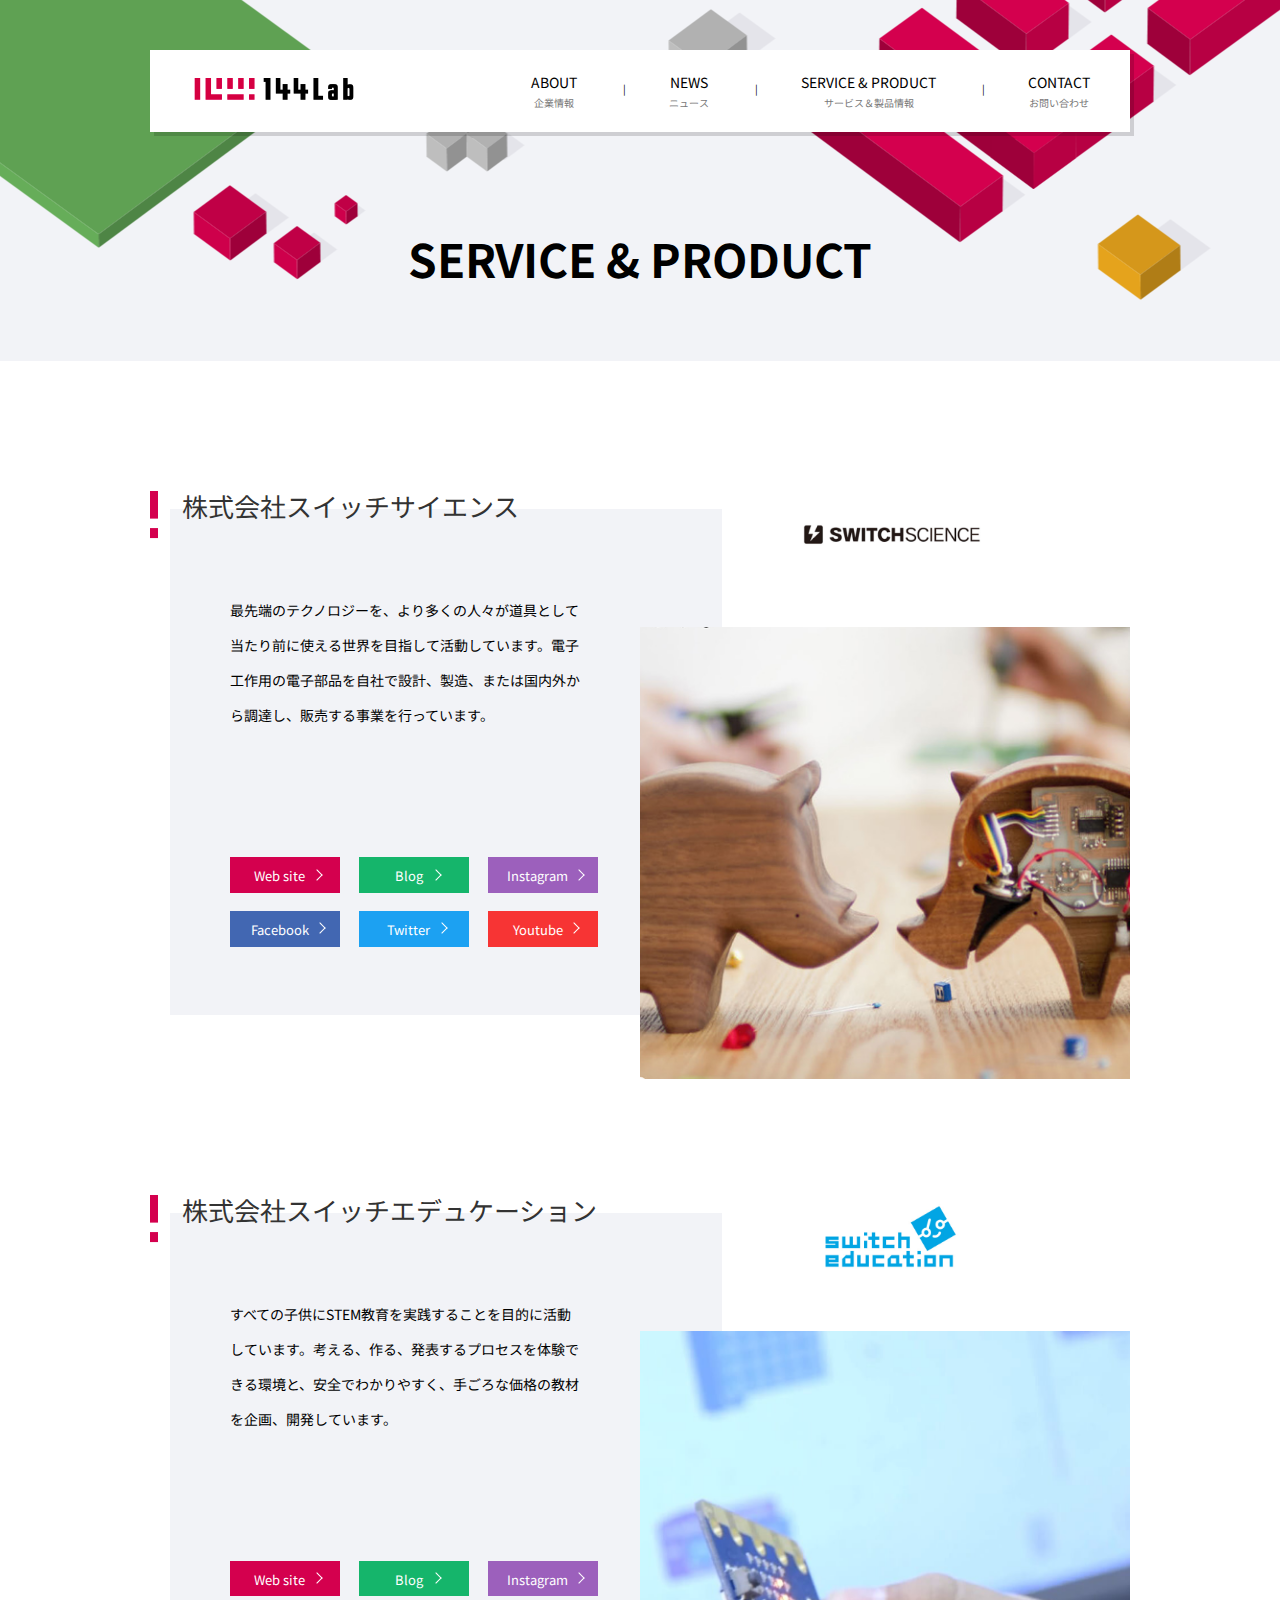
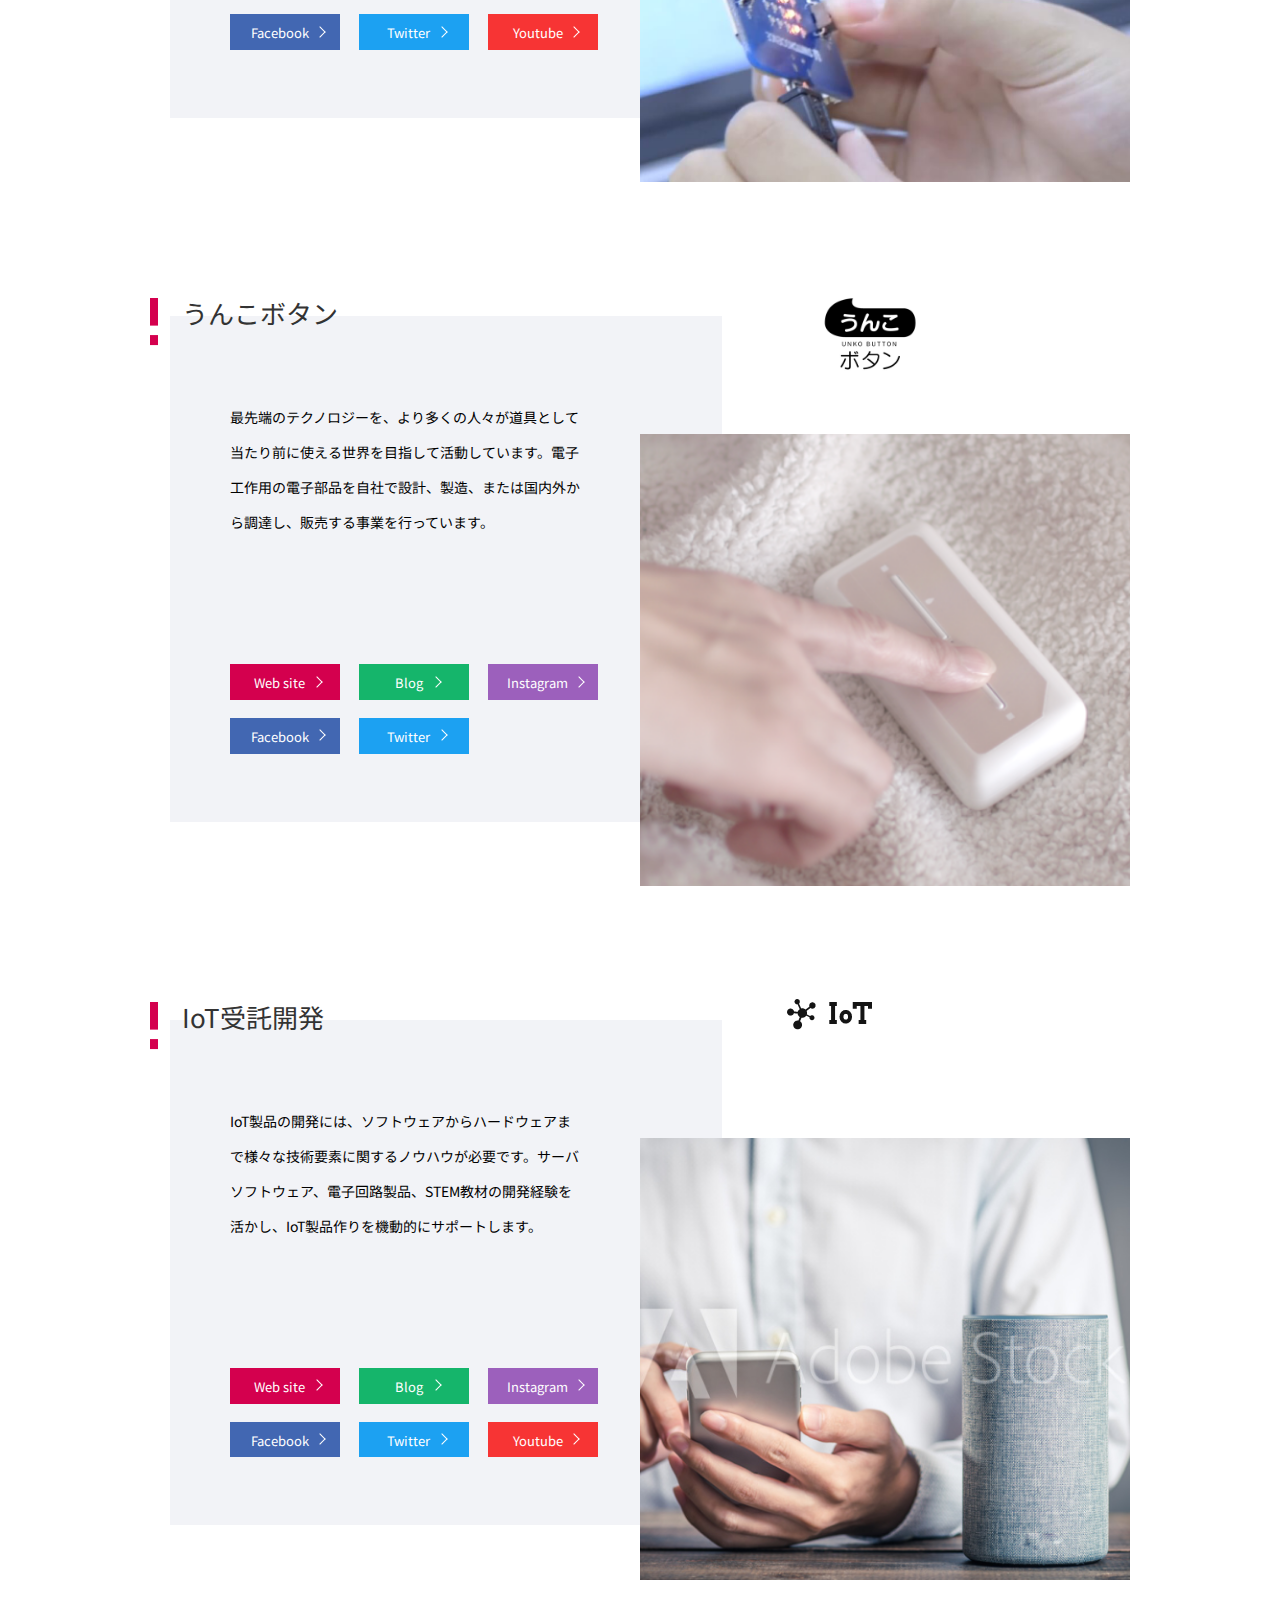
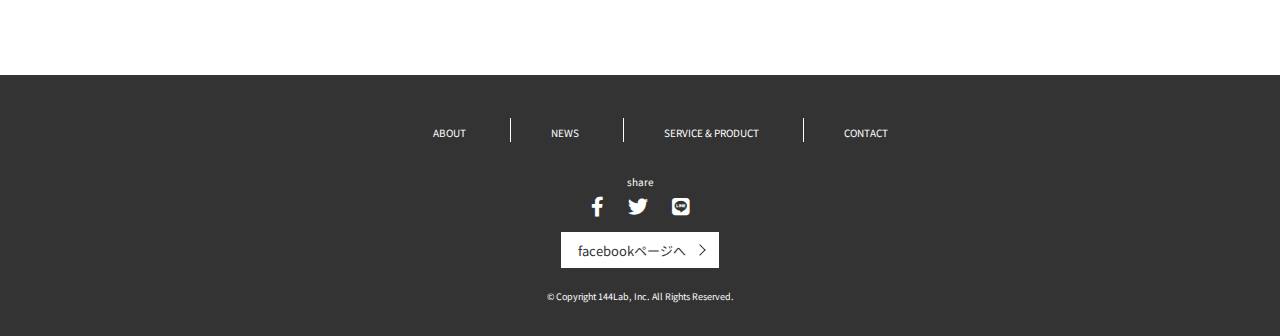
<file: service.html>
<!DOCTYPE html>
<html>

<head>
  <meta charset="utf-8">
  <meta name="viewport" content="width=device-width, initial-scale=1.0, maximum-scale=1.0, minimum-scale=1.0">
  <title>144Lab | News</title>
  <link rel="stylesheet" href="normalize.css">
  <link rel="stylesheet" href="stylesheet.css">
  <link rel="stylesheet" href="responsive.css">
  <link href="https://use.fontawesome.com/releases/v5.6.1/css/all.css" rel="stylesheet">
  <link href="https://fonts.googleapis.com/css?family=Noto+Sans+JP&display=swap" rel="stylesheet">
  <script src="https://ajax.googleapis.com/ajax/libs/jquery/2.1.4/jquery.min.js"></script>
</head>

<body>
  <div class="head-wrapper">
    <div class="container">
      <div class="header">
        <h1 class="header__title"><a href="index.html"><img src="image/logo.png"></a></h1>
        <nav class="nav">
          <ul class="nav__list">
            <li class="nav__item">
              <a class="nav__item-btn" href="about.html">
                <span class="nav__item-en">ABOUT</span><br>
                <span class="nav__item-jp">企業情報</span>
              </a>
            </li>
            <li class="nav__item">
              <a class="nav__item-btn" href="news.html">
                <span class="nav__item-en">NEWS</span><br>
                <span class="nav__item-jp">ニュース</span>
              </a>
            </li>
            <li class="nav__item">
              <a class="nav__item-btn" href="service.html">
                <span class="nav__item-en">SERVICE & PRODUCT</span><br>
                <span class="nav__item-jp">サービス＆製品情報</span>
              </a>
            </li>
            <li class="nav__item">
              <a class="nav__item-btn" href="contact.html">
                <span class="nav__item-en">CONTACT</span><br>
                <span class="nav__item-jp">お問い合わせ</span>
              </a>
            </li>
          </ul>
        </nav>
      </div>
      <h1 class="page__title">SERVICE & PRODUCT</h1>
    </div>
  </div>
  <div class="middle-wrapper">
    <div class="container">
      <div class="service-page__container">
        <div class="service-page__row">
          <div class="head--overlap service-page__head">
            <img class="img-exclamation" src="image/exclamation_mark_small.png">
            <a class="head__title-small">株式会社スイッチサイエンス</a>
          </div>
          <div class="service-page__item">
            <div class="service-page__description">
              <p>最先端のテクノロジーを、より多くの人々が道具として当たり前に使える世界を目指して活動しています。電子工作用の電子部品を自社で設計、製造、または国内外から調達し、販売する事業を行っています。</p>
            </div>
            <div class="service-page__buttons">
              <a href="#" class="btn-arrow btn--pink service-page__btn"><span class="btn-character--white">Web
                  site</span></a>
              <a href="#" class="btn-arrow btn--green service-page__btn"><span
                  class="btn-character--white">Blog</span></a>
              <a href="#" class="btn-arrow btn--purple service-page__btn"><span
                  class="btn-character--white">Instagram</span></a>
              <a href="#" class="btn-arrow btn--blue service-page__btn"><span
                  class="btn-character--white">Facebook</span></a>
              <a href="#" class="btn-arrow btn--skyblue service-page__btn"><span
                  class="btn-character--white">Twitter</span></a>
              <a href="#" class="btn-arrow btn--red service-page__btn"><span
                  class="btn-character--white">Youtube</span></a>
            </div>
          </div>
          <div class="service-page__logo">
            <img class="service-page__logo-data" src="image/service1-1.png">
          </div>
          <div class="service-page__picture">
            <img class="service-page__picture-data" src="image/service1-2.png">
          </div>
        </div>
        <div class="service-page__row">
          <div class="head--overlap service-page__head">
            <img class="img-exclamation" src="image/exclamation_mark_small.png">
            <a class="head__title-small">株式会社スイッチエデュケーション</a>
          </div>
          <div class="service-page__item">
            <div class="service-page__description">
              <p>すべての子供にSTEM教育を実践することを目的に活動しています。考える、作る、発表するプロセスを体験できる環境と、安全でわかりやすく、手ごろな価格の教材を企画、開発しています。</p>
            </div>
            <div class="service-page__buttons">
              <a href="#" class="btn-arrow btn--pink service-page__btn"><span class="btn-character--white">Web
                  site</span></a>
              <a href="#" class="btn-arrow btn--green service-page__btn"><span
                  class="btn-character--white">Blog</span></a>
              <a href="#" class="btn-arrow btn--purple service-page__btn"><span
                  class="btn-character--white">Instagram</span></a>
              <a href="#" class="btn-arrow btn--blue service-page__btn"><span
                  class="btn-character--white">Facebook</span></a>
              <a href="#" class="btn-arrow btn--skyblue service-page__btn"><span
                  class="btn-character--white">Twitter</span></a>
              <a href="#" class="btn-arrow btn--red service-page__btn"><span
                  class="btn-character--white">Youtube</span></a>
            </div>
          </div>
          <div class="service-page__logo">
            <img class="service-page__logo-data" src="image/service2-1.png">
          </div>
          <div class="service-page__picture">
            <img class="service-page__picture-data" src="image/service2-2.png">
          </div>
        </div>
        <div class="service-page__row">
          <div class="head--overlap service-page__head">
            <img class="img-exclamation" src="image/exclamation_mark_small.png">
            <a class="head__title-small">うんこボタン</a>
          </div>
          <div class="service-page__item">
            <div class="service-page__description">
              <p>最先端のテクノロジーを、より多くの人々が道具として当たり前に使える世界を目指して活動しています。電子工作用の電子部品を自社で設計、製造、または国内外から調達し、販売する事業を行っています。</p>
            </div>
            <div class="service-page__buttons">
              <a href="#" class="btn-arrow btn--pink service-page__btn"><span class="btn-character--white">Web
                  site</span></a>
              <a href="#" class="btn-arrow btn--green service-page__btn"><span
                  class="btn-character--white">Blog</span></a>
              <a href="#" class="btn-arrow btn--purple service-page__btn"><span
                  class="btn-character--white">Instagram</span></a>
              <a href="#" class="btn-arrow btn--blue service-page__btn"><span
                  class="btn-character--white">Facebook</span></a>
              <a href="#" class="btn-arrow btn--skyblue service-page__btn"><span
                  class="btn-character--white">Twitter</span></a>
            </div>
          </div>
          <div class="service-page__logo">
            <img class="service-page__logo-data" src="image/service3-1.png">
          </div>
          <div class="service-page__picture">
            <img class="service-page__picture-data" src="image/service3-2.png">
          </div>
        </div>
        <div class="service-page__row">
          <div class="head--overlap service-page__head">
            <img class="img-exclamation" src="image/exclamation_mark_small.png">
            <a class="head__title-small">IoT受託開発</a>
          </div>
          <div class="service-page__item">
            <div class="service-page__description">
              <p>IoT製品の開発には、ソフトウェアからハードウェアまで様々な技術要素に関するノウハウが必要です。サーバソフトウェア、電子回路製品、STEM教材の開発経験を活かし、IoT製品作りを機動的にサポートします。</p>
            </div>
            <div class="service-page__buttons">
              <a href="#" class="btn-arrow btn--pink service-page__btn"><span class="btn-character--white">Web
                  site</span></a>
              <a href="#" class="btn-arrow btn--green service-page__btn"><span
                  class="btn-character--white">Blog</span></a>
              <a href="#" class="btn-arrow btn--purple service-page__btn"><span
                  class="btn-character--white">Instagram</span></a>
              <a href="#" class="btn-arrow btn--blue service-page__btn"><span
                  class="btn-character--white">Facebook</span></a>
              <a href="#" class="btn-arrow btn--skyblue service-page__btn"><span
                  class="btn-character--white">Twitter</span></a>
              <a href="#" class="btn-arrow btn--red service-page__btn"><span
                  class="btn-character--white">Youtube</span></a>
            </div>
          </div>
          <div class="service-page__logo">
            <img class="service-page__logo-data" src="image/service4-1.png">
          </div>
          <div class="service-page__picture">
            <img class="service-page__picture-data" src="image/service4-2.png">
          </div>
        </div>

      </div>
      <!--service-page__container-->
    </div>
    <!--container-->
  </div>
  <!--middle-wrapper-->
  <footer>
    <div class="container">
      <div class="footer-nav">
        <ul class="footer-nav-list">
          <li class="footer-nav-list__item"><a class="footer-color footer-nav-list__item-content"
              href="about.html">ABOUT</a>
          </li>
          <li class="footer-nav-list__item"><a class="footer-color footer-nav-list__item-content" href="news.html">NEWS</a></li>
          <li class="footer-nav-list__item"><a class="footer-color footer-nav-list__item-content" href="service.html">SERVICE &
              PRODUCT</a></li>
          <li class="footer-nav-list__item"><a class="footer-color footer-nav-list__item-content" href="contact.html">CONTACT</a>
          </li>
        </ul>
      </div>
      <div class="footer-share">
        <p class="footer-share-title">share</p>
        <a href="#" class="fab fa-facebook-f share-facebook footer-color"></a>
        <a href="#" class="fab fa-twitter share-twitter footer-color"></a>
        <a href="#" class="fab fa-line share-line footer-color"></a>
      </div>
      <div class="footer-link">
      </div>
      <a href="#" class="btn-arrow btn--white move-to-facebook"><span
          class="btn-character--black">facebookページへ</span></a>
      <p class="copyright">© Copyright 144Lab, Inc. All Rights Reserved.</p>
    </div>
  </footer>
  <script src="script.js"></script>
</body>
</html>
</file>
<file: stylesheet.css>
/*
**Base
*/

body {
  font-family: 'Noto Sans JP', sans-serif;
}

a {
  text-decoration: none;
}

ul {
  list-style: none;
}

/*
**Layout
*/

.container {
  max-width: 980px;
  margin: 0 auto;
}

/* TOP画面のみ */

.top-wrapper {
  padding-bottom: 53%;
  background-size: 100%;
  background-image: url("image/main_visual.png");
  background-repeat: no-repeat;
  background-position: 50% -190px;
  overflow: hidden;
}

/* TOP画面以外 */

.page__title {
  text-align: center;
  font-size: 46px;
  position: relative;
  top: 70px;
}

.head-wrapper {
  height: 361px;
  background-color: #F2F3F7;
  background-image: url("image/header_background.png");
  background-repeat: no-repeat;
  background-position: 50% -220px;
  margin-bottom: 100px;
  overflow: hidden;
}

/*ABOUT画面*/

.corporate-vision {
  height: 600px;
  background-image: url("image/corporate-vision_image.png");
  background-repeat: no-repeat;
  background-position: 100%;
  margin-bottom: 100px;
}

.bg-mask {
  height: 100%;
  background: rgba(255,255,255,0.5);
}

.company-info {
  margin-bottom: 100px;
}

.office-access {
  margin-bottom: 110px;
}

.executives {
  margin-bottom: 140px;
}

/*CONTACT画面*/

.google-form {
  text-align: center;
}


/*
**Module - 1. 汎用部品
*/

/*1-1. ヘッダモジュール*/

.header {
  display: flex;
  background-color: #fff;
  align-items: center;
  justify-content: space-between;
  box-shadow: 4px 4px 0px rgba(0, 0, 0, 0.15);
  padding: 0 40px;
  margin-top: 50px;
}

.nav__list {
  display: flex;
}

.nav__item {
  text-align: center;
  margin-left: 92px;
  position: relative;
}

.nav__item+.nav__item::before {
  content: '|';
  position: absolute;
  top: 30%;
  left: -46px;
  font-size: 10px;
}

.nav__item-en {
  color: #000000;
  font-size: 14px;
}

.nav__item-jp {
  color: #777777;
  font-size: 10px;
}

/*1-2. フッタモジュール */

footer {
  background-color: #333333;
  height: 261px;
  color: #fff;
  text-align: center;
}

.footer-nav {
  padding-top: 30px;
  padding-bottom: 10px;
}

.footer-nav-list__item {
  display: inline;
  margin: 0 20px;
}

.footer-nav-list__item+.footer-nav-list__item {
  border-left: 1px solid white;
  padding-left: 40px;
}

.footer-nav-list__item-content {
  font-size: 10px;
  position: relative;
  display: inline-block;
  text-decoration: none;
}

.footer-share-title {
  font-size: 10px;
}

.share-facebook, .share-twitter, .share-line {
  font-size: 20px;
  padding: 0 10px;
}

.move-to-facebook {
  margin: 15px 0;
}

.copyright {
  font-size: 9px;
}

.footer-color {
  color: white;
}

/*1-3. ボタンモジュール*/

/*1-3-1. 矢印つきボタン*/

.btn-arrow {
  display: inline-block;
  width: 157.12px;
  height: 35.8px;
  text-align: center;
  line-height: 35.8px;
}

.btn-arrow span {
  position: relative;
  font-size: 13px;
  padding-right: 10%;
}

/*矢印つきボタン 白*/

.btn--white {
  background: #fff;
}

.btn-character--black {
  color: #333333;
}

.btn-character--black::before {
  content: "";
  position: absolute;
  top: 50%;
  left: 95%;
  width: 7px;
  height: 7px;
  border-top: 1.5px solid #333333;
  border-right: 1.5px solid #333333;
  transform: rotate(45deg);
  margin-top: -5px;
}

/*矢印つきボタン 白以外*/

.btn-character--white {
  color: #FFFFFF;
}

.btn-character--white::before {
  content: "";
  position: absolute;
  top: 50%;
  left: 95%;
  width: 7px;
  height: 7px;
  border-top: 1.5px solid #FFFFFF;
  border-right: 1.5px solid #FFFFFF;
  transform: rotate(45deg);
  margin-top: -5px;
}

/*矢印つきボタン ピンク*/

.btn--pink {
  background: #D4004E;
}

/*矢印つきボタン その他の色*/

.btn--green {
  background: #15B56B;
}

.btn--purple {
 background: #9C60BC;
}

.btn--blue {
 background: #4267B2;
}

.btn--skyblue {
  background: #1CA1F2;
}

.btn--red {
  background: #F73434;
}

/*1-3-2. 矢印なしボタン (ピンクのみ)*/

.btn-normal {
  display: inline-block;
  width: 82px;
  height: 20px;
  text-align: center;
  line-height: 20px;
  background: #D4004E;
}

.btn-normal span {
  font-size: 10px;
  color: #FFFFFF;
}

/*
**Module - 2. 個別指定
*/

/*2-1. TOPページ*/

/*トップ部、共通部品*/

#main-visual__img {
  position: relative;
  top: -180px;
}

.head__title {
  font-size: 43px;
  color: #333333;
  vertical-align: top;
  margin-left: 20px;
}

.head__title-small {
  font-size: 26px;
  color: #333333;
  vertical-align: top;
  margin-left: 20px;
}

.img-exclamation {
  vertical-align: top;
}

.head--overlap {
  position: relative;
  top: 30px;
  z-index: 10;
}

/*About部*/

.about {
  width: 100%;
}

.about__foot {
  text-align: center;
}

.about__description {
  background-color: #F2F3F7;
  padding: 40px 50px 60px 50px;
  line-height: 40px;
  margin-left: 15px;
}

.move-to-about {
  position: relative;
  top: -20px;
  margin-bottom: 100px;
}

/*Service部*/
.service__img {
  width: 100%;
}

.service__table {
  border-spacing: 0px 60px;
}

.service__table-content {
  padding: 20px 80px;
}

.service__content-title {
  color: #D4004E;
  font-size: 20px;
}

.service__content-description {
  font-size: 13px;
  line-height: 35px;
  margin-top: 30px;
  margin-bottom: 40px;
}

.service__content-foot {
  text-align: center;
}

/*News部*/

.news__items {
  display: table;
  width: 100%;
}

.news__item {
  min-height: 26px;
  line-height: 26px;
  margin-bottom: 15px;
  margin-left: 25px;
  background-color: #F2F3F7;
  padding: 30px 30px;
}

.box-arrow {
  position: relative;
  padding-left: 20px;
}

.box-arrow::before {
  content: '';
  width: 8px;
  height: 8px;
  border: 0px;
  border-top: solid 2px #333333;
  border-right: solid 2px #333333;
  -ms-transform: rotate(45deg);
  -webkit-transform: rotate(45deg);
  transform: rotate(45deg);
  position: absolute;
  top: 50%;
  right: 3%;
  margin-top: -4px;
}

.news__table {
  display: table-cell;
  vertical-align: middle;
}

.news__box {
  text-align: center;
  width: 159px;
  height: 26px;
  border: solid 1px #000000;
  font-size: 12px;
  display: inline-block;
}

.news__box--orange {
  border: solid 1px #E5A31C;
  color: #E5A31C;
}

.news__box--pink {
  border: solid 1px #D4004E;
  color: #D4004E;
}

.news__box--green {
  border: solid 1px #5FA153;
  color: #5FA153;
}

.news__box--blue {
  border: solid 1px #50BBF4;
  color: #50BBF4;
}

.news__description {
  font-size: 13px;
}

.news__description-date {
  margin-left: 20px;
}

.news__description-border {
  margin-left: 25px;
  margin-right: 25px;
  font-size: 20px;
}

.news__foot {
  text-align: center;
}

.move-to-news {
  margin: 30px 0 100px 0;
}

/*2-2. NEWSページ*/

.news__item-wide {
  min-height: 26px;
  line-height: 26px;
  margin-bottom: 15px;
  background-color: #F2F3F7;
  padding: 30px 30px;
}

.news-page__foot {
  margin-top: 55px;
  margin-bottom: 90px;
  display: flex;
  justify-content: space-between;
  align-items: center;
}

.page {
  font-size: 14px;
  color: #333333;
  margin: 10px;
}

.selected-page {
  color: #D4004E;
}

.initial-page {
  display: none;
}


/*2-3. Aboutページ*/

.corporate-vision__img {
  margin: 50px 0 40px 0;
}

.corporate-vision__description {
  width: 490px;
  line-height: 32px;
  letter-spacing: 2px;
  font-size: 15px;
  color: #333333;
}

.company-info__table {
  font-size: 13px;
  color: #333333;
}

.company-info__table-row {
  background-color: #F2F3F7;
  display: flex;
  align-items: flex-start;
  padding: 25px 35px;
  margin-bottom: 4px;
  margin-left: 30px;
}

.company-info__table-row-first {
  padding-top: 50px;
}

.company-info__table-attribute {
  width: 100px;
}

.company-info__table-data {
  border-left: 1px solid #707070;
  padding-left: 30px;
}

.company-info__btn {
  margin-top: 20px;
}

.access__container {
  margin-left: 30px;
}

.access__description {
  background-color: #F2F3F7;
  padding: 30px 40px;
  margin: 40px 0 40px 0;
}

.executive__table-row {
  display: flex;
  margin-top: 15px;
  margin-bottom: 85px;
}

.executive__table-data {
  width: 50%;
  margin-left: 30px;
  position: relative;
}

.executive__table-description {
  background-color: #D4004E;
  color: #fff;
  padding: 15px 30px;
  height: 220px;
  max-width: 190px;
  font-size: 13px;
  position: absolute;
  top: 45%;
  left: 45%;
}

.executive__table-name {
  font-size: 24px;
}

.executive__table-jobtitle {
  font-size: 14px;
}

/*2-4. Serviceページ*/

.service-page__head {
  position: relative;
  z-index: 20;
}

.service-page__item {
  background-color: #F2F3F7;
  padding: 70px 100px 50px 60px;
  margin-left: 20px;
  width: 40%;
  position: relative;
  z-index: 10;
}

.service-page__description {
  font-size: 14px;
  width: 90%;
  line-height: 35px;
  padding-bottom: 110px;
}

.service-page__btn {
  width: 110px;
  margin-bottom: 18px;
  margin-right: 15px;
}

.service-page__row {
  position: relative;
  margin-bottom: 150px;
}

.service-page__logo {
  position: absolute;
  top: 5%;
  left: 65%;
}

.service-page__picture {
  position: absolute;
  top: 30%;
  left: 50%;
  z-index: 20;
}

.service-page__picture-data {
  width: 100%;
}

/*
**State
*/

/*TOPページ*/

.btn-arrow:hover {
  opacity: 0.7;
}

/* delete
.nav__item-btn::after {
  border-bottom: solid 1.5px #777777;
  bottom: 0;
  content: "";
  display: block;
  position: absolute;
  width: 0;
}

.nav__item-btn:hover::after {
  width: 100%;
}
*/

.news__item:hover, .news__item-wide:hover {
  background-color: #DBDCDD;
}

.footer-nav-list__item-content::after {
  border-bottom: solid 1px #fff;
  bottom: 0;
  content: "";
  display: block;
  position: absolute;
  width: 0;
}

.footer-nav-list__item-content:hover::after {
  width: 100%;
}

.share-facebook:hover, .share-twitter:hover, .share-line:hover {
  opacity: 0.7;
}

/*
**Theme
*/
</file>
<file: responsive.css>
/* スマホ向けレイアウト */
@media screen and (max-width: 670px) {
    .container {
        max-width: 650px;
    }
  }
</file>
